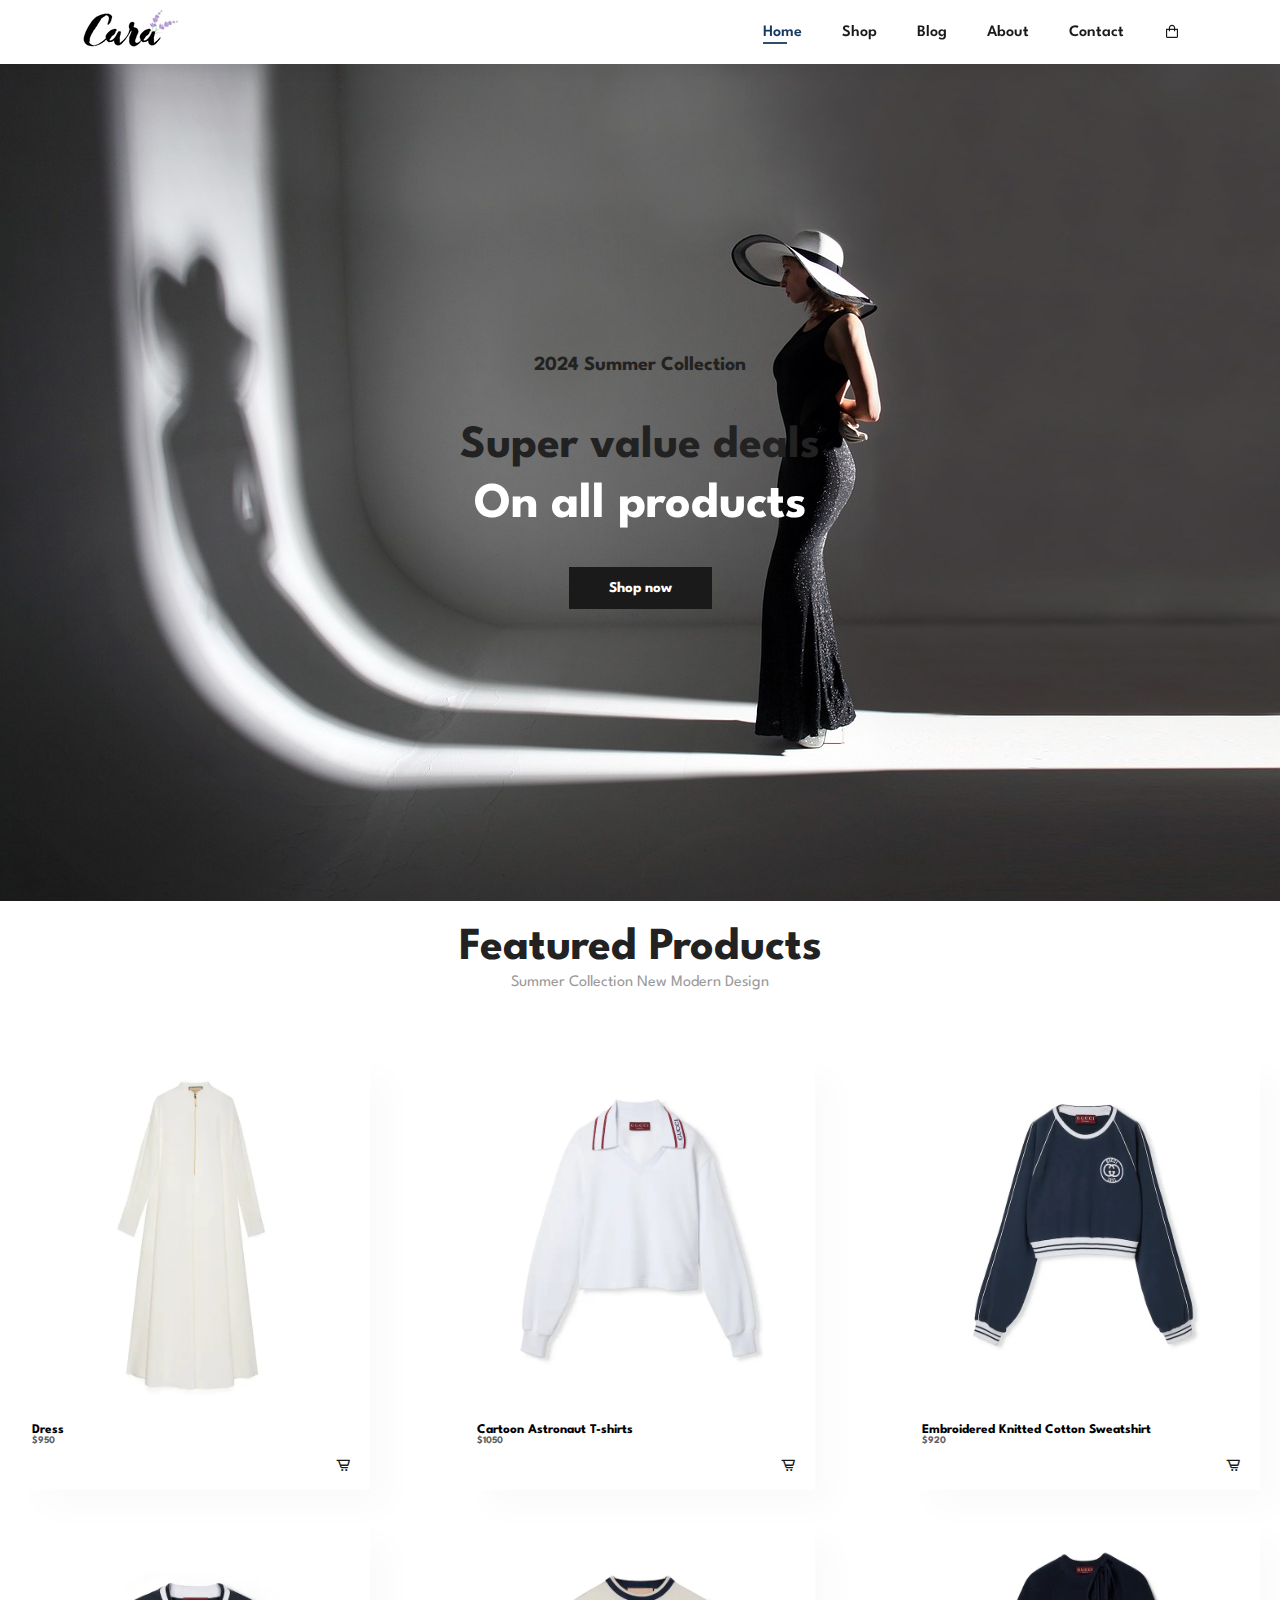
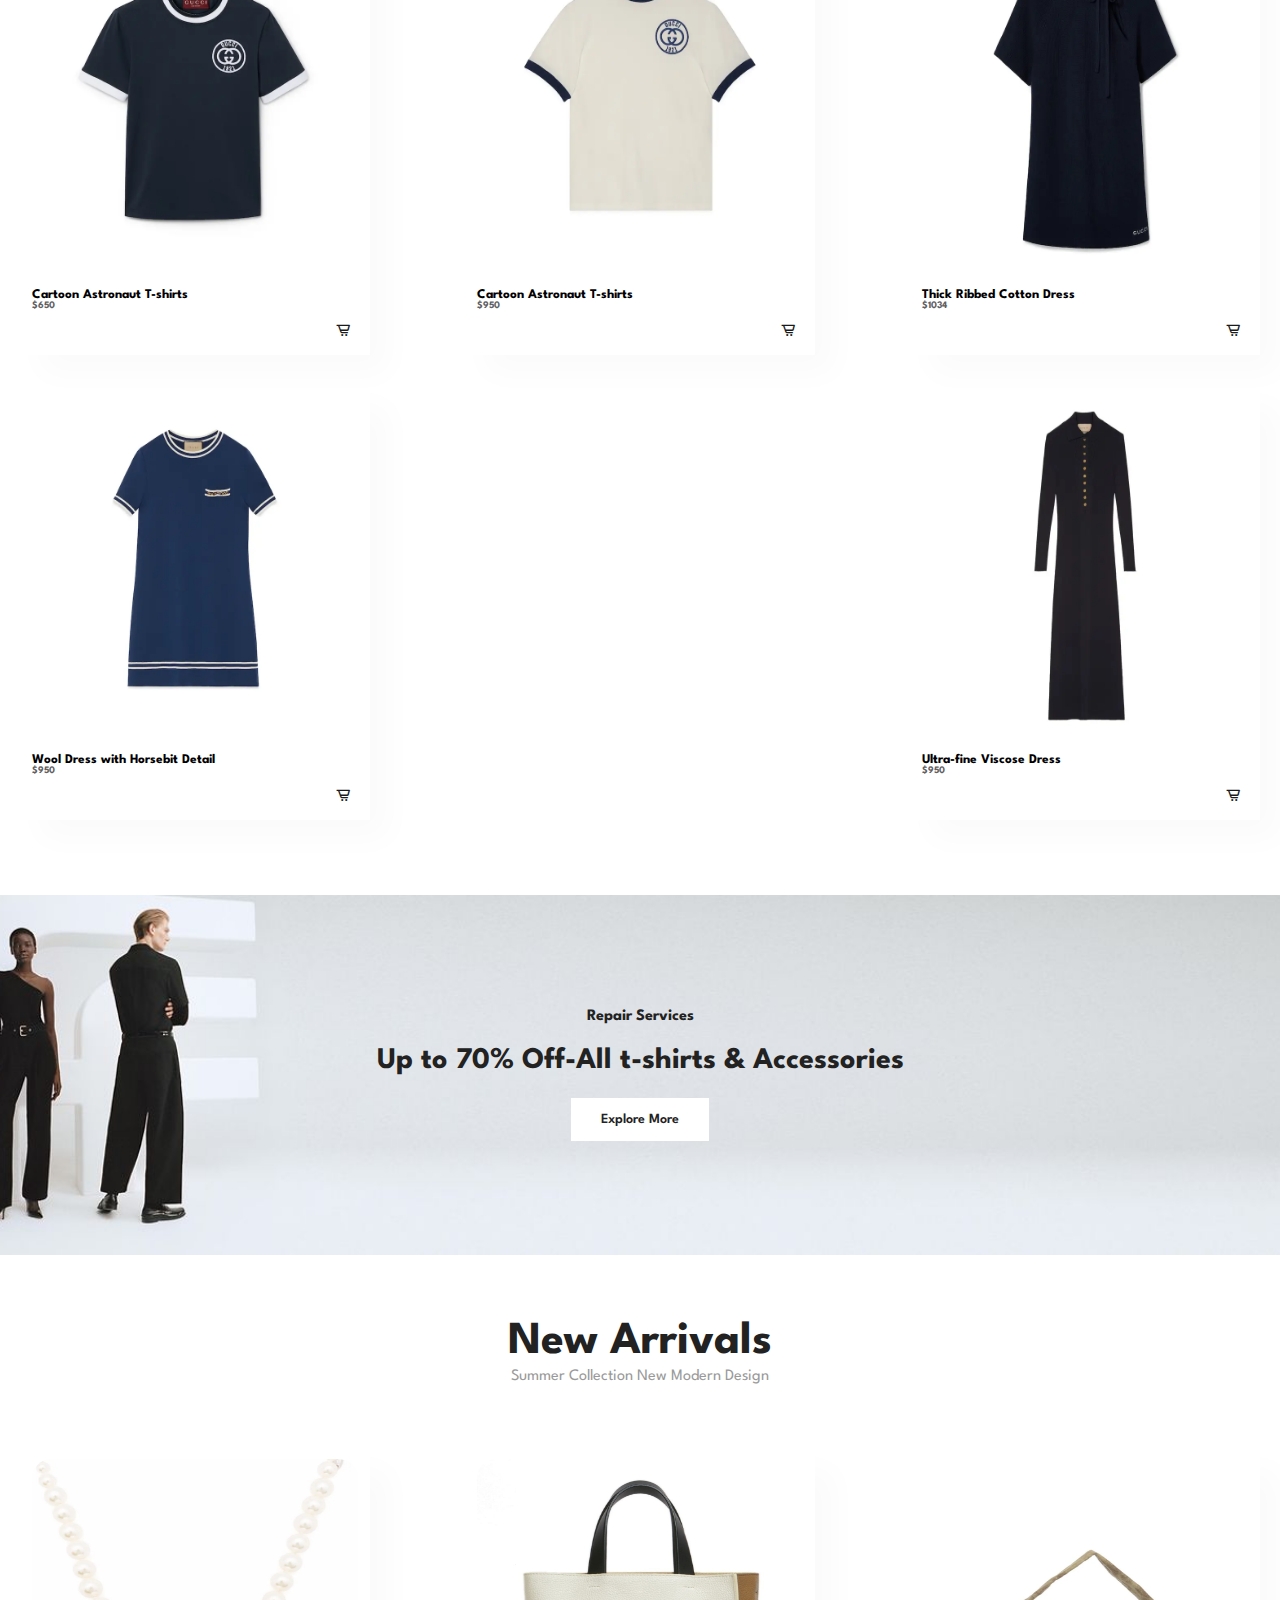
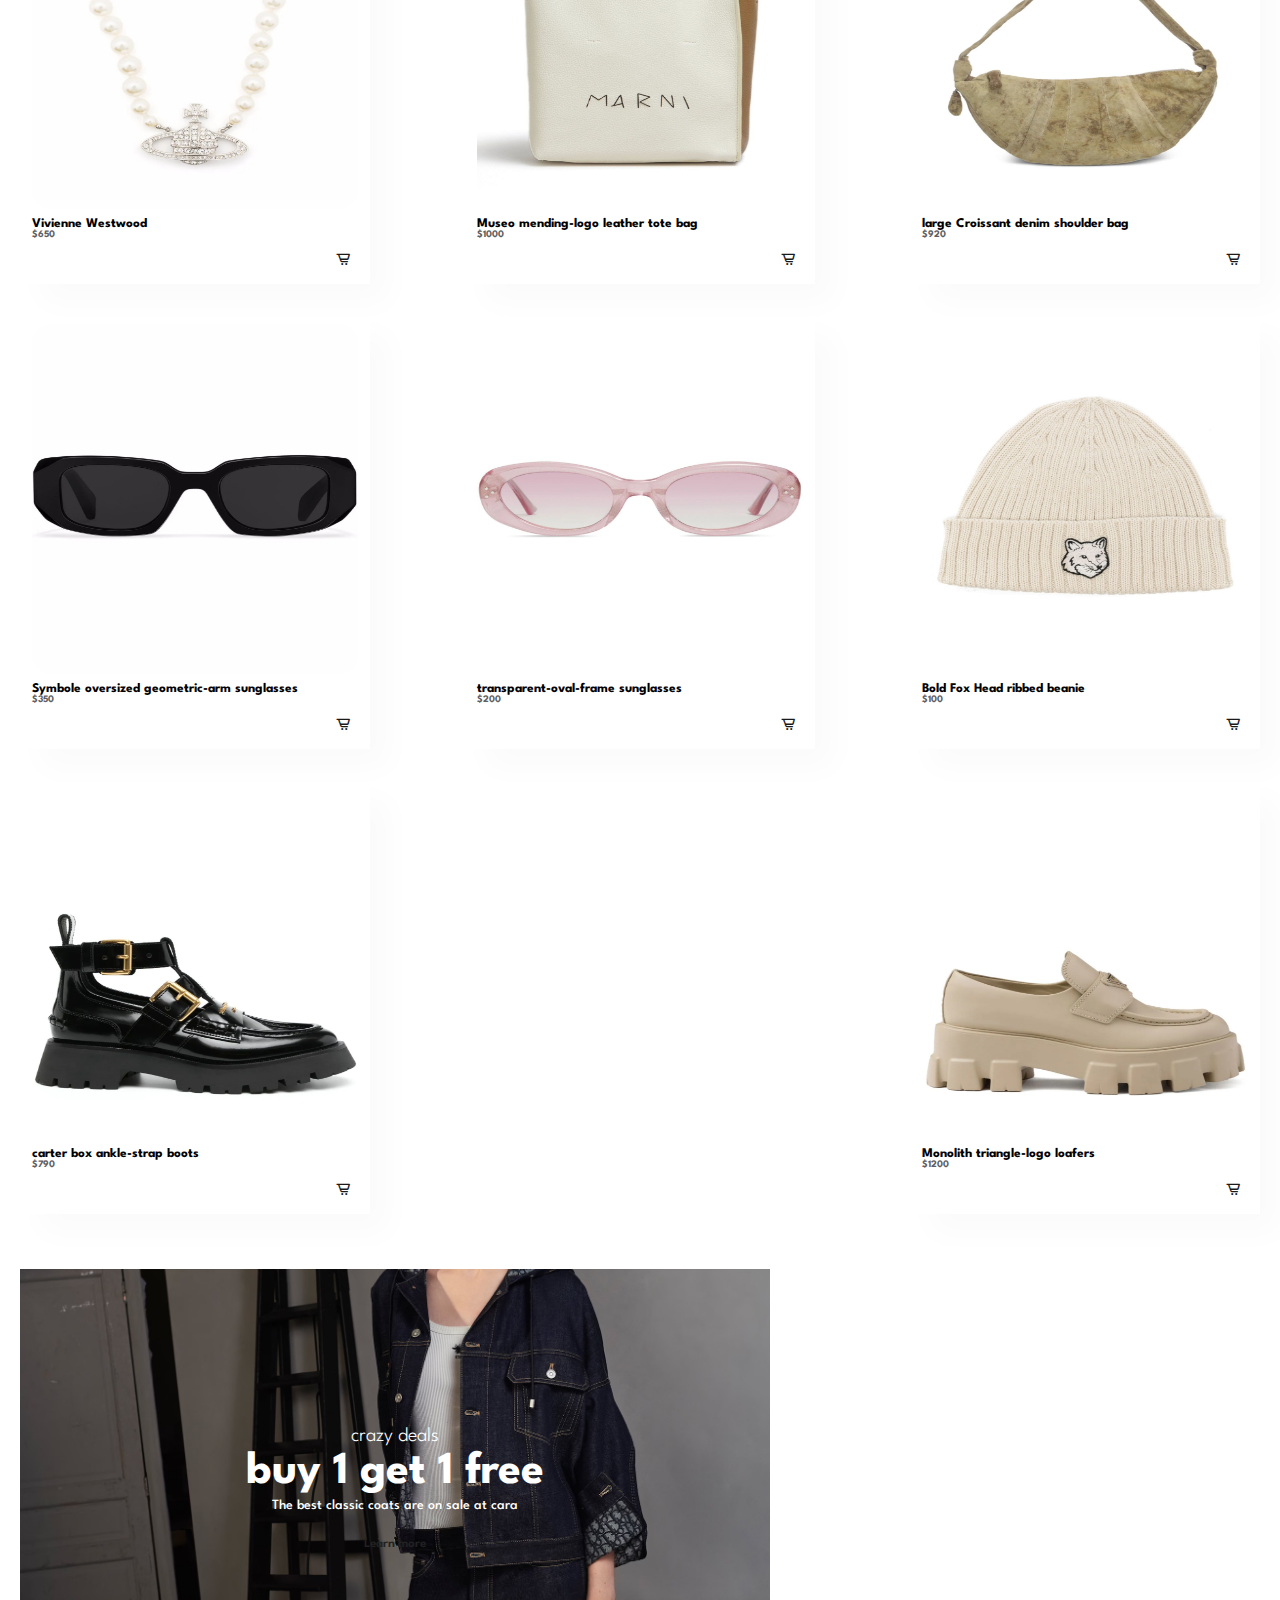
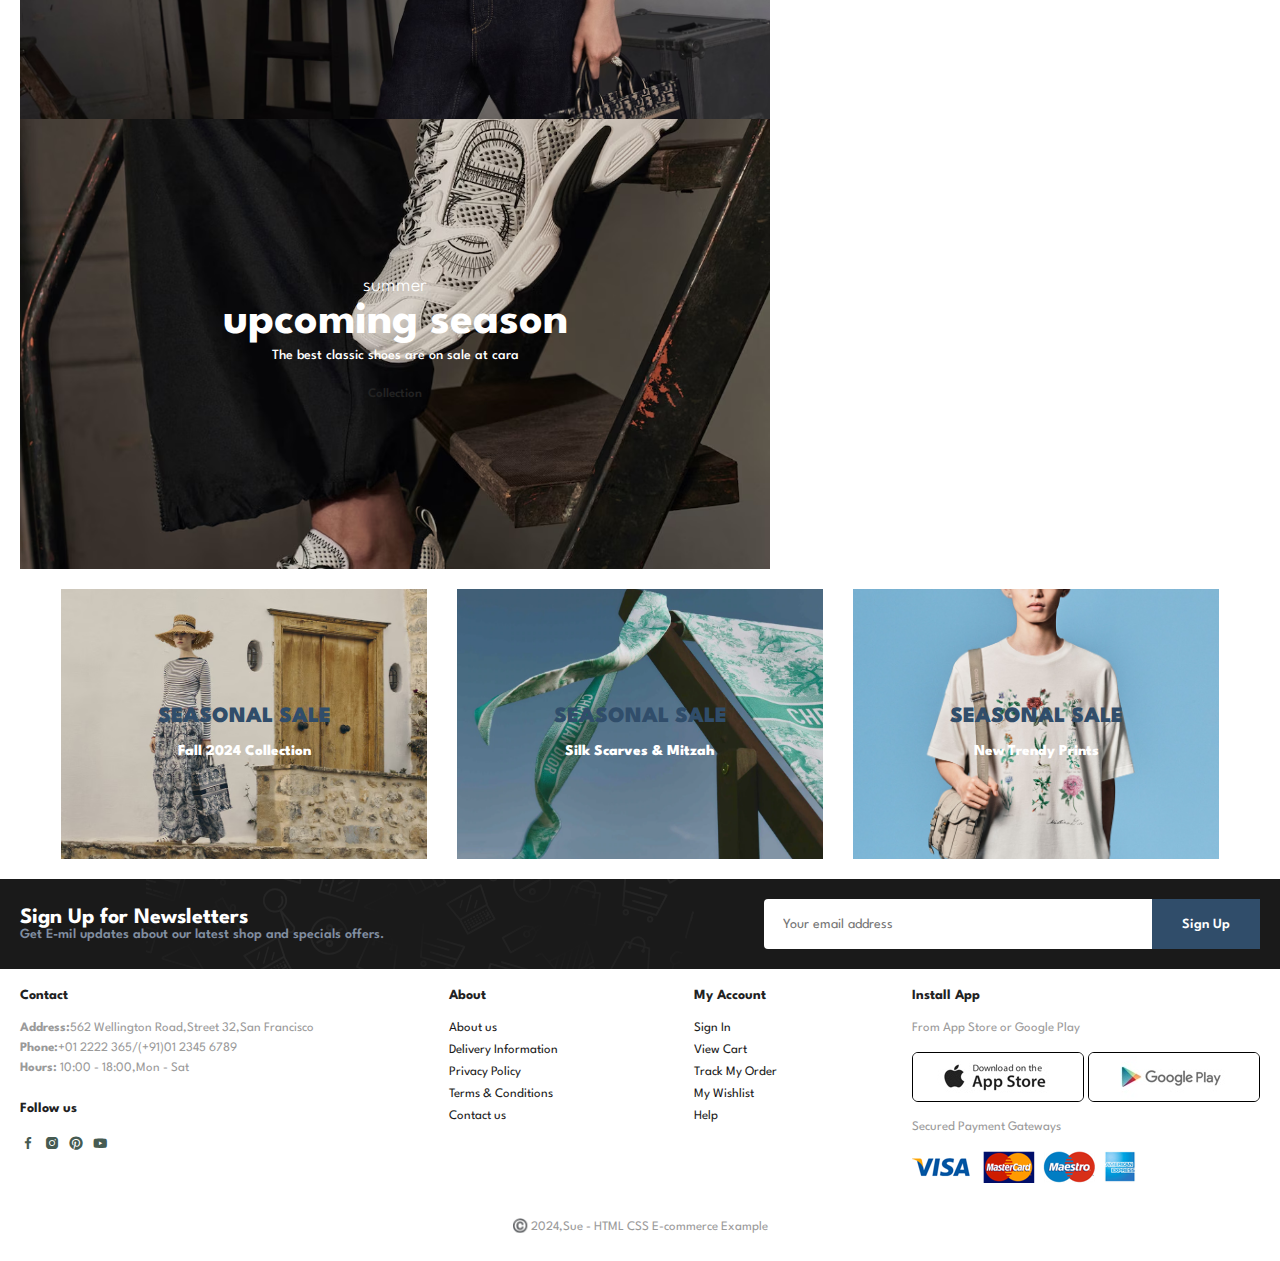
<file: index.html>
<!DOCTYPE html>
<html lang="en">
<head>
  <meta charset="UTF-8">
  <meta name="viewport" content="width=device-width, initial-scale=1.0">
  <title> E-commerce Tutorial</title>
  <link rel="stylesheet" href="index.css"/>
  <link href='https://unpkg.com/boxicons@2.1.4/css/boxicons.min.css' rel='stylesheet'>
</head>
<body>
  <section id="header">
    <a href="#"><img src="./img/logo.png" class="logo" alt="logo"></a>
    <div>
      <ul id="navbar">
        <li><a class="active" href="index.html">Home</a></li>
        <li><a href="shop.html">Shop</a></li>
        <li><a href="blog.html">Blog</a></li>
        <li><a href="about.html">About</a></li>
        <li><a href="contact.html">Contact</a></li>
        <li id="lg-bag"><a href="cart.html"><i class='bx bx-shopping-bag'></i></a></li>
        <a href="#" id="close"><i class='bx bx-x'></i></a>
      </ul>
    </div>  
    <div id="mobile">
      <a href="cart.html"><i class='bx bx-shopping-bag'></i></a>
      <i id="bar" class='bx bx-list-ul' ></i>
    </div>
  </section>
  <section id="hero">
    <div class="sales">
    <h4>2024 Summer Collection</h4>
    <h2>Super value deals</h2>
    <h1>On all products</h1>
    <button><a href="shop.html">Shop now</a></button>
  </div>
 
  </section>

  <section id="product1" class="section-p1">
    <h2>Featured Products</h2>
    <p>Summer Collection New Modern Design</p>
    <div class="pro-container">
      <div class="pro">
        <img src="./img/products/f1.webp" alt="">
        <div class="des">
          <h5>Dress</h5>
          <h4>$950</h4>
        </div>
        <a href="#"><i class='bx bx-cart-alt cart'></i></a>
      </div>
      <div class="pro">
        <img src="./img/products/f2.webp" alt="">
        <div class="des">
          <h5>Cartoon Astronaut T-shirts</h5>
          <h4>$1050</h4>
        </div>
        <a href="#"><i class='bx bx-cart-alt cart'></i></a>
      </div>
      <div class="pro">
        <img src="./img/products/f3.webp" alt="">
        <div class="des">
          <h5>Embroidered Knitted Cotton Sweatshirt</h5>
          <h4>$920</h4>
        </div>
        <a href="#"><i class='bx bx-cart-alt cart'></i></a>
      </div>
      <div class="pro">
        <img src="./img/products/f4.webp" alt="">
        <div class="des">
          <h5>Cartoon Astronaut T-shirts</h5>
          <h4>$650</h4>
        </div>
        <a href="#"><i class='bx bx-cart-alt cart'></i></a>
      </div>
      <div class="pro">
        <img src="./img/products/f5.webp" alt="">
        <div class="des">
          <h5>Cartoon Astronaut T-shirts</h5>
          <h4>$950</h4>
        </div>
        <a href="#"><i class='bx bx-cart-alt cart'></i></a>
      </div>
      <div class="pro">
        <img src="./img/products/f6.webp" alt="">
        <div class="des">
          <h5>Thick Ribbed Cotton Dress</h5>
          <h4>$1034</h4>
        </div>
        <a href="#"><i class='bx bx-cart-alt cart'></i></a>
      </div>
      <div class="pro">
        <img src="./img/products/f7.webp" alt="">
        <div class="des">
          <h5>Wool Dress with Horsebit Detail</h5>
          <h4>$950</h4>
        </div>
        <a href="#"><i class='bx bx-cart-alt cart'></i></a>
      </div>
      <div class="pro">
        <img src="./img/products/f8.webp" alt="">
        <div class="des">
          <h5>Ultra-fine Viscose Dress</h5>
          <h4>$950</h4>
        </div>
        <a href="#"><i class='bx bx-cart-alt cart'></i></a>
      </div>
    </div>
  </section>

  <section id="banner" class="section-m1">
    <h4>Repair Services</h4>
    <h2>Up to 70% Off-All t-shirts & Accessories</h2>
    <button class="normal">Explore More</button>
  </section>

  <section id="product1" class="section-p1">
    <h2>New Arrivals</h2>
    <p>Summer Collection New Modern Design</p>
    <div class="pro-container">
      <div class="pro">
        <img src="./img/products/product1.webp" alt="">
        <div class="des">
          <h5>Vivienne Westwood</h5>
          <h4>$650</h4>
        </div>
        <a href="#"><i class='bx bx-cart-alt cart'></i></a>
      </div>
      <div class="pro">
        <img src="./img/products/product2.jpeg" alt="">
        <div class="des">
          <h5>Museo mending-logo leather tote bag</h5>
          <h4>$1000</h4>
        </div>
        <a href="#"><i class='bx bx-cart-alt cart'></i></a>
      </div>
      <div class="pro">
        <img src="./img/products/product3.webp" alt="">
        <div class="des">
          <h5>large Croissant denim shoulder bag</h5>
          <h4>$920</h4>
        </div>
        <a href="#"><i class='bx bx-cart-alt cart'></i></a>
      </div>
      <div class="pro">
        <img src="./img/products/product4.webp" alt="">
        <div class="des">
          <h5>Symbole oversized geometric-arm sunglasses</h5>
          <h4>$350</h4>
        </div>
        <a href="#"><i class='bx bx-cart-alt cart'></i></a>
      </div>
      <div class="pro">
        <img src="./img/products/product5.webp" alt="">
        <div class="des">
          <h5>transparent-oval-frame sunglasses</h5>
          <h4>$200</h4>
        </div>
        <a href="#"><i class='bx bx-cart-alt cart'></i></a>
      </div>
      <div class="pro">
        <img src="./img/products/product6.jpeg" alt="">
        <div class="des">
          <h5>Bold Fox Head ribbed beanie</h5>
          <h4>$100</h4>
        </div>
        <a href="#"><i class='bx bx-cart-alt cart'></i></a>
      </div>
      <div class="pro">
        <img src="./img/products/product7.webp" alt="">
        <div class="des">
          <h5>carter box ankle-strap boots</h5>
          <h4>$790</h4>
        </div>
        <a href="#"><i class='bx bx-cart-alt cart'></i></a>
      </div>
      <div class="pro">
        <img src="./img/products/product8.webp" alt="">
        <div class="des">
          <h5>Monolith triangle-logo loafers</h5>
          <h4>$1200</h4>
        </div>
        <a href="#"><i class='bx bx-cart-alt cart'></i></a>
      </div>
    </div>
  </section>

  <section id="sm-banner" class="section-p1">
    <div class="banner-box">
      <h4>crazy deals</h4>
      <h2>buy 1 get 1 free</h2>
      <span>The best classic coats are on sale at cara</span>
      <button class="black">Learn more</button>
    </div>
    <div class="banner-box banner-box2">
      <h4>summer</h4>
      <h2>upcoming season</h2>
      <span>The best classic shoes are on sale at cara</span>
      <button class="black">Collection</button>
    </div>
  </section>

  <section id="banner3">
    <div class="banner-box">
      <h2>SEASONAL SALE</h2>
      <h3>Fall 2024 Collection</h3>
    </div>
    <div class="banner-box banner-box2">
      <h2>SEASONAL SALE</h2>
      <h3>Silk Scarves & Mitzah</h3>
    </div>
    <div class="banner-box banner-box3">
      <h2>SEASONAL SALE</h2>
      <h3>New Trendy Prints</h3>
    </div>
  </section>

  <section id="newsletter" class="section-p1 ">
    <div class="newstext">
      <h4>Sign Up for Newsletters</h4>
      <p>Get E-mil updates about our latest shop and specials offers.</p>
    </div>
    <div class="form">
      <input type="text" placeholder="Your email address">
      <button class="normal">Sign Up</button>
    </div>
  </section>

  <footer class="section-p1">
    <div class="col">
      <h4>Contact</h4>
      <p><strong>Address:</strong>562 Wellington Road,Street 32,San Francisco</p>
      <p><strong>Phone:</strong>+01 2222 365/(+91)01 2345 6789</p>
      <p><strong>Hours:</strong> 10:00 - 18:00,Mon - Sat</p>
      <div class="follow">
        <h4>Follow us</h4>
        <div class="icon">
          <i class='bx bxl-facebook'></i>
          <i class='bx bxl-instagram-alt' ></i>
          <i class='bx bxl-pinterest' ></i>
          <i class='bx bxl-youtube' ></i>
      </div>
    </div>
    </div>
    <div class="col">
      <h4>About</h4>
      <a href="">About us</a>
      <a href="">Delivery Information</a>
      <a href="">Privacy Policy</a>
      <a href="">Terms & Conditions</a>
      <a href="">Contact us</a>
    </div>
    <div class="col">
      <h4>My Account</h4>
      <a href="">Sign In</a>
      <a href="">View Cart</a>
      <a href="">Track My Order</a>
      <a href="">My Wishlist</a>
      <a href="">Help</a>
    </div>
    <div class="col install">
      <h4>Install App</h4>
      <p>From App Store or Google Play</p>
      <div class="row">
         <img src="img/pay/app.jpg" alt="">
         <img src="img/pay/play.jpg" alt="">
      </div>
      <p>Secured Payment Gateways</p>
      <img src="img/pay/pay.png" alt="">
    </div>
    <div class="copyright">
      <p> ©️ 2024,Sue - HTML CSS E-commerce Example</p>
    </div>
  </footer>
  <script src="app.js"></script>
</body>
</html>
</file>
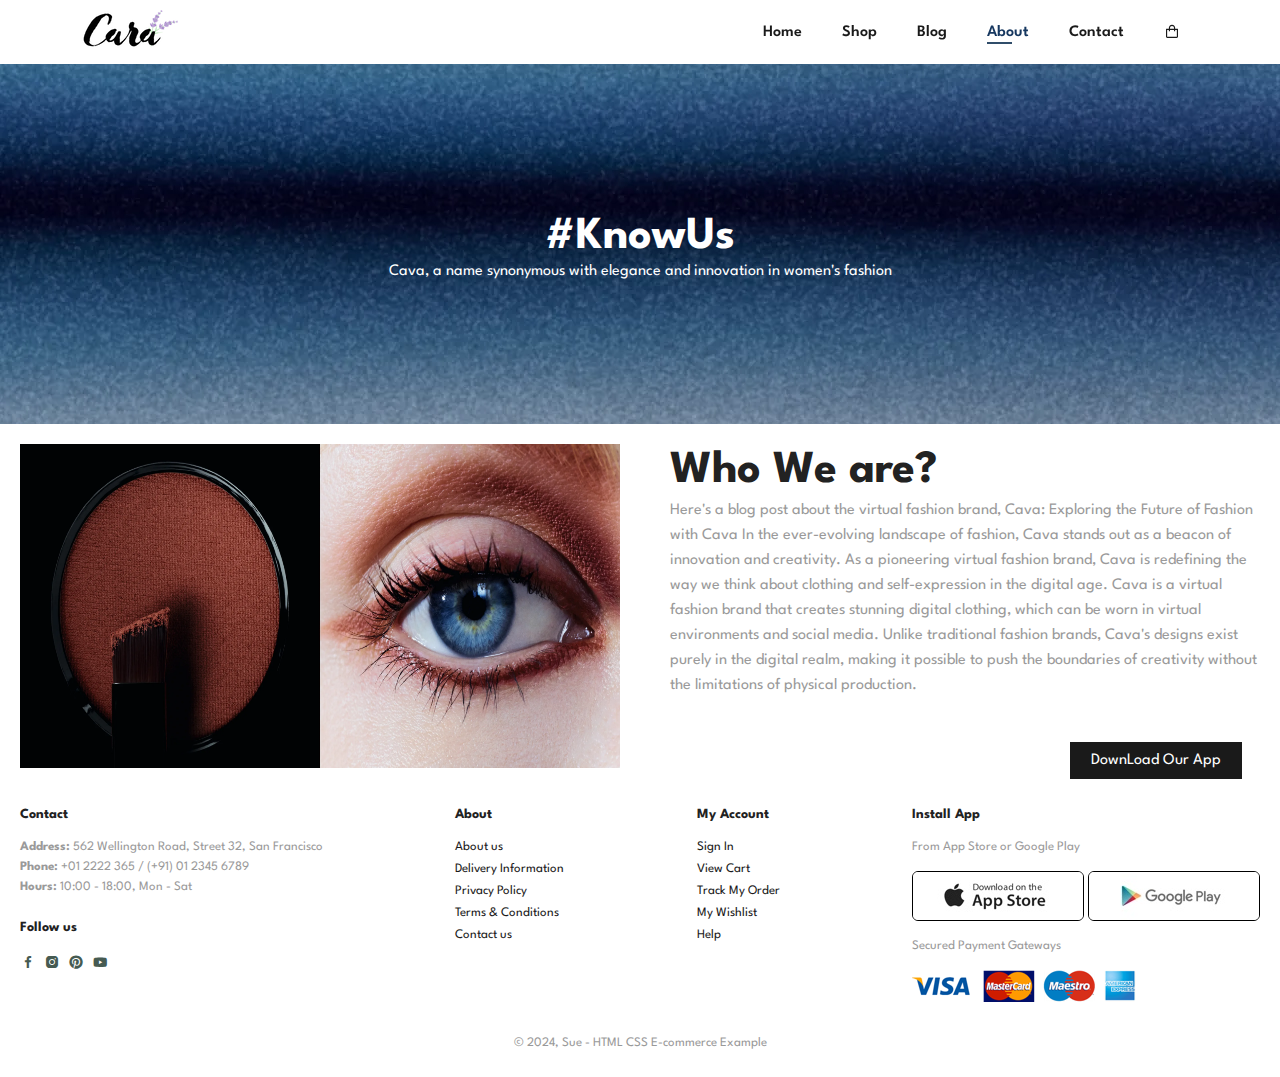
<file: about.html>
<!DOCTYPE html>
<html lang="en">
<head>
  <meta charset="UTF-8">
  <meta name="viewport" content="width=device-width, initial-scale=1.0">
  <title>About</title>
  <link rel="stylesheet" href="index.css"/>
  <link href='https://unpkg.com/boxicons@2.1.4/css/boxicons.min.css' rel='stylesheet'>
</head>
<body>
  <div id="content">
    <section id="header">
      <a href="#"><img src="./img/logo.png" class="logo" alt="logo"></a>
      <div>
        <ul id="navbar">
          <li><a href="index.html">Home</a></li>
          <li><a href="shop.html">Shop</a></li>
          <li><a href="blog.html">Blog</a></li>
          <li><a class="active" href="about.html">About</a></li>
          <li><a href="contact.html">Contact</a></li>
          <li id="lg-bag"><a href="cart.html"><i class='bx bx-shopping-bag'></i></a></li>
          <a href="#" id="close"><i class='bx bx-x'></i></a>
        </ul>
      </div>  
      <div id="mobile">
        <a href="cart.html"><i class='bx bx-shopping-bag'></i></a>
        <i id="bar" class='bx bx-list-ul'></i>
      </div>
    </section>
    <section id="page-header" class="aboutHeader">
      <div class="sales">
        <h2>#KnowUs</h2>
        <p>Cava, a name synonymous with elegance and innovation in women's fashion</p>
      </div>
    </section>
    <section id="about-head" class="section-p1">
      <img src="./img/banner/banner21.webp" alt="">
      <div class="content-about">
        <h2>Who We are?</h2>
        <p>
          Here's a blog post about the virtual fashion brand, Cava:
          
          Exploring the Future of Fashion with Cava
          In the ever-evolving landscape of fashion, Cava stands out as a beacon of innovation and creativity. As a pioneering virtual fashion brand, Cava is redefining the way we think about clothing and self-expression in the digital age. Cava is a virtual fashion brand that creates stunning digital clothing, which can be worn in virtual environments and social media. Unlike traditional fashion brands, Cava's designs exist purely in the digital realm, making it possible to push the boundaries of creativity without the limitations of physical production.
        </p>
        <br>
        <a id="about-button" onclick="toggle()">DownLoad Our App</a>
      </div>
    </section>
  </div>
  <section class="about-download">
    <div class="content">
      <img class="qr" src="./img/pay/appload.jpeg">
      <div class="download-tool">
        <img class="apple" src="./img/pay/app.jpg">
        <img class="google" src="./img/pay/play.jpg">
      </div>
    </div>
    <div class="close">
      <p><i class='bx bx-scan'></i> Scan the QR code with your phone camera</p>
      <a href="#" onclick="toggle()">Close</a>
    </div>
  </section>
  <footer class="section-p1">
    <div class="col">
      <h4>Contact</h4>
      <p><strong>Address:</strong> 562 Wellington Road, Street 32, San Francisco</p>
      <p><strong>Phone:</strong> +01 2222 365 / (+91) 01 2345 6789</p>
      <p><strong>Hours:</strong> 10:00 - 18:00, Mon - Sat</p>
      <div class="follow">
        <h4>Follow us</h4>
        <div class="icon">
          <i class='bx bxl-facebook'></i>
          <i class='bx bxl-instagram-alt'></i>
          <i class='bx bxl-pinterest'></i>
          <i class='bx bxl-youtube'></i>
        </div>
      </div>
    </div>
    <div class="col">
      <h4>About</h4>
      <a href="">About us</a>
      <a href="">Delivery Information</a>
      <a href="">Privacy Policy</a>
      <a href="">Terms & Conditions</a>
      <a href="">Contact us</a>
    </div>
    <div class="col">
      <h4>My Account</h4>
      <a href="">Sign In</a>
      <a href="">View Cart</a>
      <a href="">Track My Order</a>
      <a href="">My Wishlist</a>
      <a href="">Help</a>
    </div>
    <div class="col install">
      <h4>Install App</h4>
      <p>From App Store or Google Play</p>
      <div class="row">
        <img src="img/pay/app.jpg" alt="">
        <img src="img/pay/play.jpg" alt="">
      </div>
      <p>Secured Payment Gateways</p>
      <img src="img/pay/pay.png" alt="">
    </div>
    <div class="copyright">
      <p>© 2024, Sue - HTML CSS E-commerce Example</p>
    </div>
  </footer>
  <script>
    function toggle(){
      document.getElementById('content').classList.toggle('active');
      document.querySelector('.about-download').classList.toggle('visible');
    }
  </script>
</body>
</html>
</file>
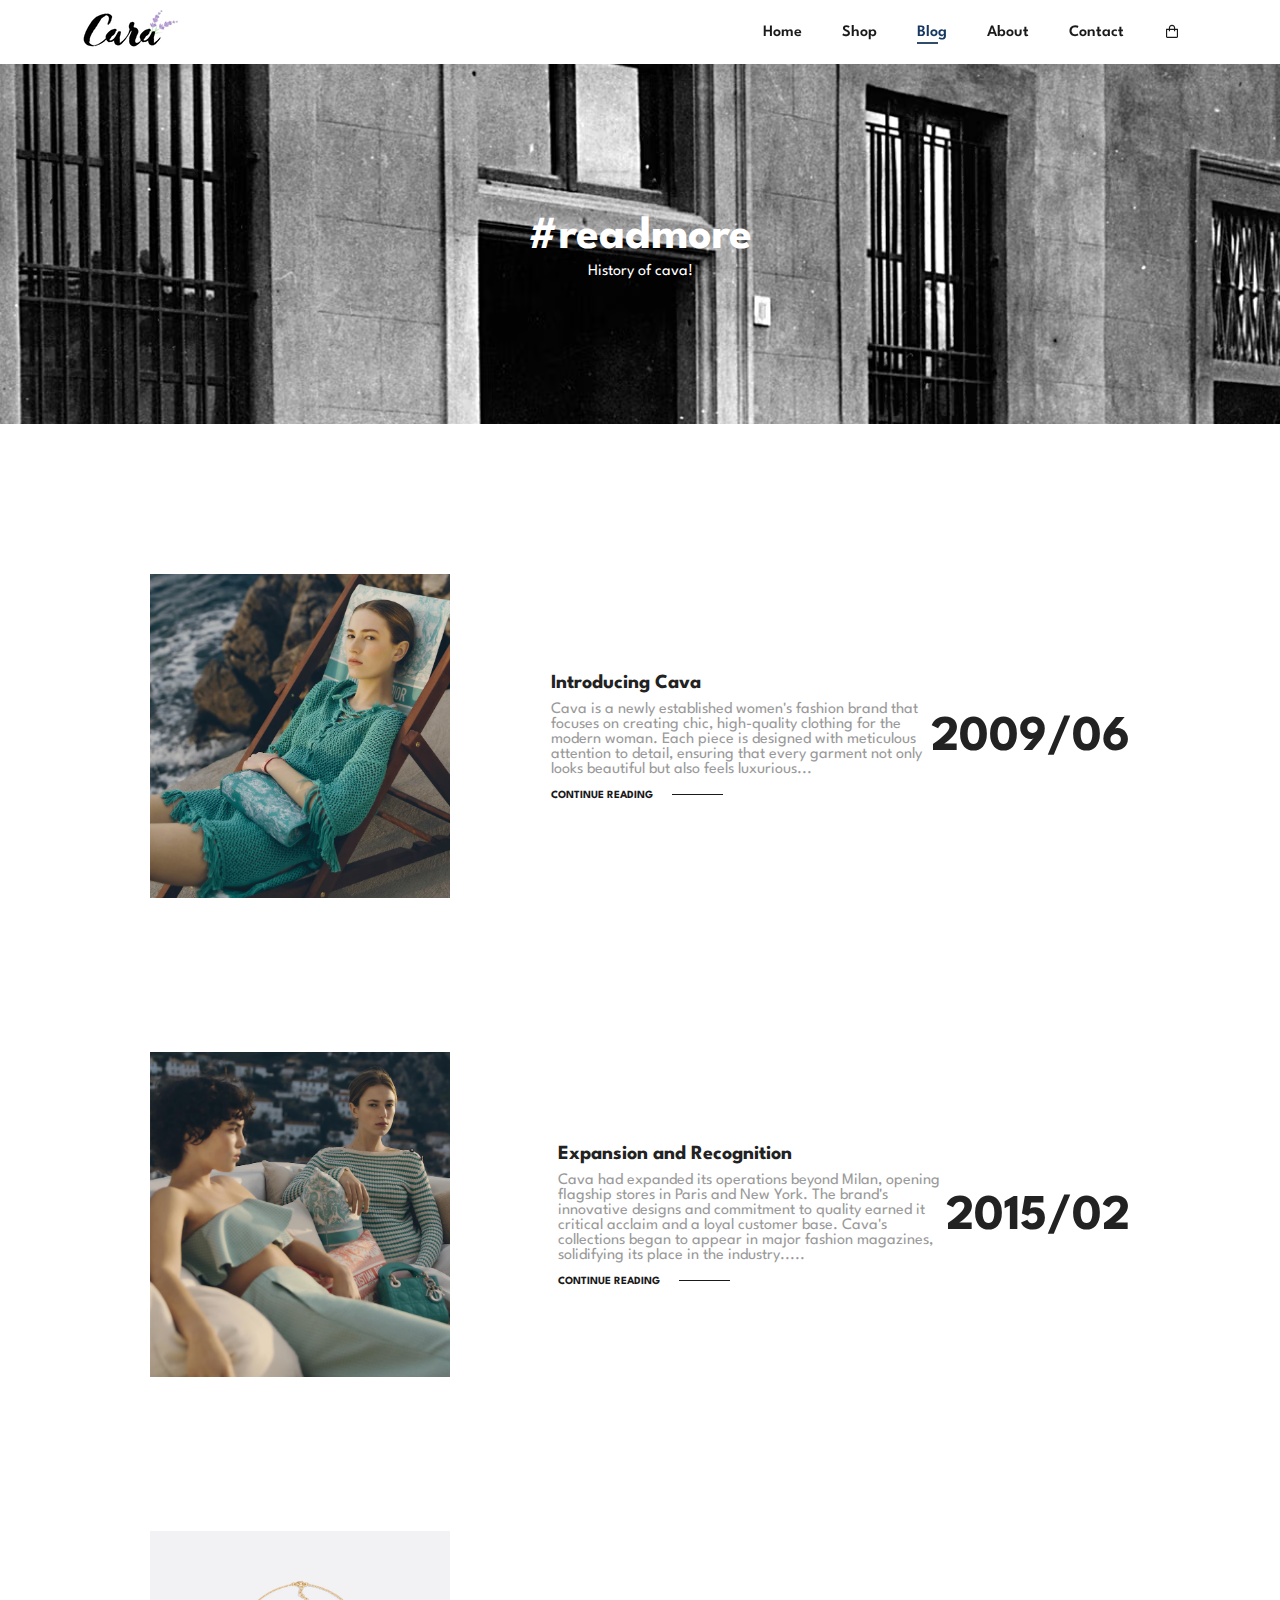
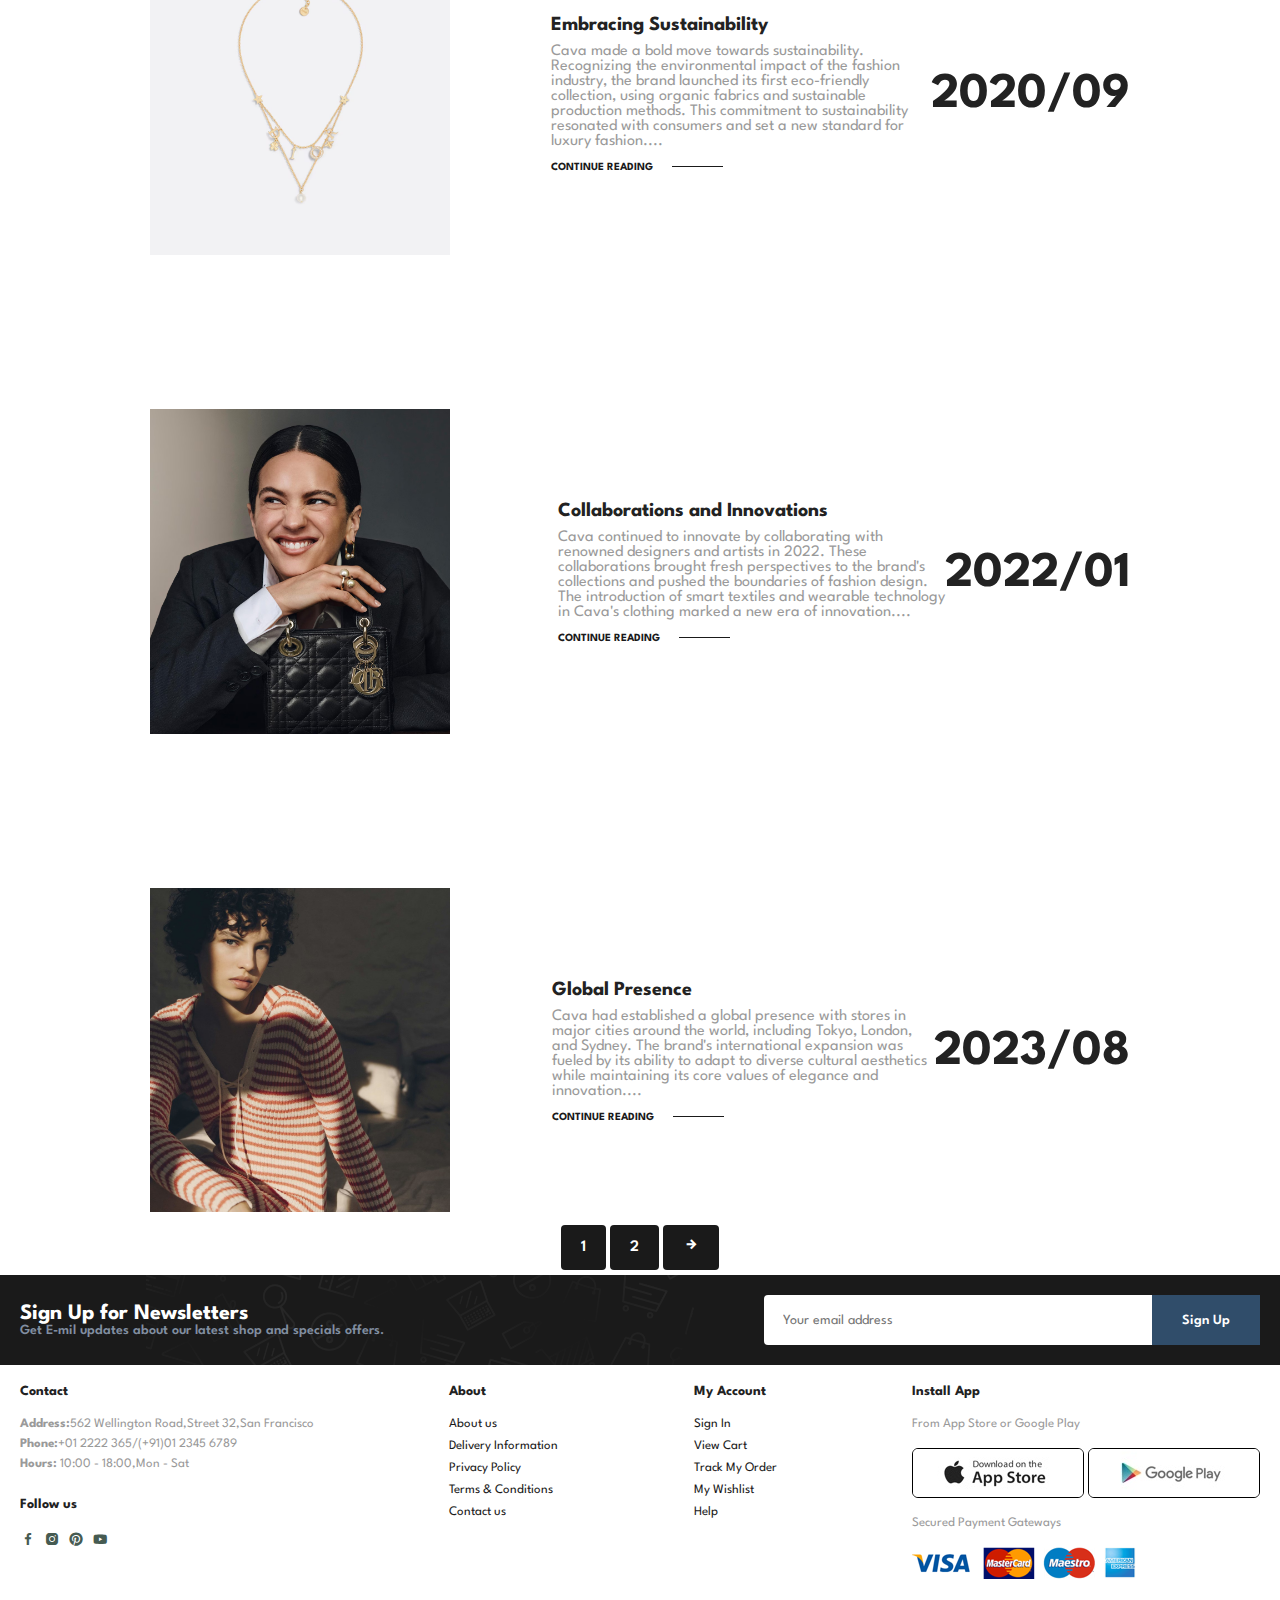
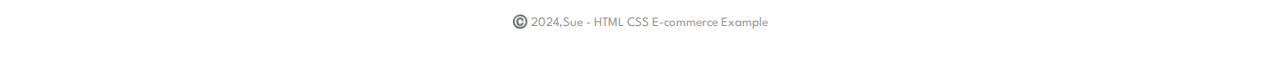
<file: blog.html>
<!DOCTYPE html>
<html lang="en">
<head>
  <meta charset="UTF-8">
  <meta name="viewport" content="width=device-width, initial-scale=1.0">
  <title>Blog</title>
  <link rel="stylesheet" href="index.css"/>
  <link href='https://unpkg.com/boxicons@2.1.4/css/boxicons.min.css' rel='stylesheet'>
</head>
<body>
  <section id="header">
    <a href="#"><img src="./img/logo.png" class="logo" alt="logo"></a>
    <div>
      <ul id="navbar">
        <li><a href="index.html">Home</a></li>
        <li><a href="shop.html">Shop</a></li>
        <li><a class="active" href="blog.html">Blog</a></li>
        <li><a href="about.html">About</a></li>
        <li><a href="contact.html">Contact</a></li>
        <li id="lg-bag"><a href="cart.html"><i class='bx bx-shopping-bag'></i></a></li>
        <a href="#" id="close"><i class='bx bx-x'></i></a>
      </ul>
    </div>  
    <div id="mobile">
      <a href="cart.html"><i class='bx bx-shopping-bag'></i></a>
      <i id="bar" class='bx bx-list-ul' ></i>
    </div>
  </section>
  <section id="page-header" class="blogHeader">
    <div class="sales">
    <h2>#readmore</h2>
    <p>History of cava!</p>
  </div>
  </section>
  <section id=blog>
    <div class="blog-box">
      <div class="blog-img">
        <img src="img/banner/banner14.avif" alt="">
      </div>
      <div class=blog-details>
        <h4>Introducing Cava</h4>
        <p>Cava is a newly established women's fashion brand that focuses on creating chic, high-quality clothing for the modern woman. Each piece is designed with meticulous attention to detail, ensuring that every garment not only looks beautiful but also feels luxurious...</p>
        <a href="#">CONTINUE READING</a>
      </div>
      <h1>2009/06</h1>
    </div>
  </section>
  <section id=blog>
    <div class="blog-box">
      <div class="blog-img">
        <img src="img/banner/banner15.avif" alt="">
      </div>
      <div class=blog-details>
        <h4>Expansion and Recognition</h4>
        <p>Cava had expanded its operations beyond Milan, opening flagship stores in Paris and New York. The brand's innovative designs and commitment to quality earned it critical acclaim and a loyal customer base. Cava's collections began to appear in major fashion magazines, solidifying its place in the industry.....</p>
        <a href="#">CONTINUE READING</a>
      </div>
      <h1>2015/02</h1>
    </div>
  </section>
  <section id=blog>
    <div class="blog-box">
      <div class="blog-img">
        <img src="img/banner/banner16.avif" alt="">
      </div>
      <div class=blog-details>
        <h4> Embracing Sustainability</h4>
        <p>Cava made a bold move towards sustainability. Recognizing the environmental impact of the fashion industry, the brand launched its first eco-friendly collection, using organic fabrics and sustainable production methods. This commitment to sustainability resonated with consumers and set a new standard for luxury fashion....</p>
        <a href="#">CONTINUE READING</a>
      </div>
      <h1>2020/09</h1>
    </div>
  </section>
  <section id=blog>
    <div class="blog-box">
      <div class="blog-img">
        <img src="img/banner/banner17.avif" alt="">
      </div>
      <div class=blog-details>
        <h4>Collaborations and Innovations</h4>
        <p>Cava continued to innovate by collaborating with renowned designers and artists in 2022. These collaborations brought fresh perspectives to the brand's collections and pushed the boundaries of fashion design. The introduction of smart textiles and wearable technology in Cava's clothing marked a new era of innovation....</p>
        <a href="#">CONTINUE READING</a>
      </div>
      <h1>2022/01</h1>
    </div>
  </section>
  <section id=blog>
    <div class="blog-box">
      <div class="blog-img">
        <img src="img/banner/banner19.avif" alt="">
      </div>
      <div class=blog-details>
        <h4> Global Presence</h4>
        <p> Cava had established a global presence with stores in major cities around the world, including Tokyo, London, and Sydney. The brand's international expansion was fueled by its ability to adapt to diverse cultural aesthetics while maintaining its core values of elegance and innovation....</p>
        <a href="#">CONTINUE READING</a>
      </div>
      <h1>2023/08</h1>
    </div>
  </section>
  <section id="pagination" class="section-p1">
    <a href="#">1</a>
    <a href="#">2</a>
    <a href="#"><i class='bx bx-right-arrow-alt' ></i></a>
  </section>
  <section id="newsletter" class="section-p1 ">
    <div class="newstext">
      <h4>Sign Up for Newsletters</h4>
      <p>Get E-mil updates about our latest shop and specials offers.</p>
    </div>
    <div class="form">
      <input type="text" placeholder="Your email address">
      <button class="normal">Sign Up</button>
    </div>
  </section>
  <footer class="section-p1">
    <div class="col">
      <h4>Contact</h4>
      <p><strong>Address:</strong>562 Wellington Road,Street 32,San Francisco</p>
      <p><strong>Phone:</strong>+01 2222 365/(+91)01 2345 6789</p>
      <p><strong>Hours:</strong> 10:00 - 18:00,Mon - Sat</p>
      <div class="follow">
        <h4>Follow us</h4>
        <div class="icon">
          <i class='bx bxl-facebook'></i>
          <i class='bx bxl-instagram-alt' ></i>
          <i class='bx bxl-pinterest' ></i>
          <i class='bx bxl-youtube' ></i>
      </div>
    </div>
    </div>
    <div class="col">
      <h4>About</h4>
      <a href="">About us</a>
      <a href="">Delivery Information</a>
      <a href="">Privacy Policy</a>
      <a href="">Terms & Conditions</a>
      <a href="">Contact us</a>
    </div>
    <div class="col">
      <h4>My Account</h4>
      <a href="">Sign In</a>
      <a href="">View Cart</a>
      <a href="">Track My Order</a>
      <a href="">My Wishlist</a>
      <a href="">Help</a>
    </div>
    <div class="col install">
      <h4>Install App</h4>
      <p>From App Store or Google Play</p>
      <div class="row">
         <img src="img/pay/app.jpg" alt="">
         <img src="img/pay/play.jpg" alt="">
      </div>
      <p>Secured Payment Gateways</p>
      <img src="img/pay/pay.png" alt="">
    </div>
    <div class="copyright">
      <p> ©️ 2024,Sue - HTML CSS E-commerce Example</p>
    </div>
  </footer>
  <script src="app.js"></script>
</body>
</html>
</file>
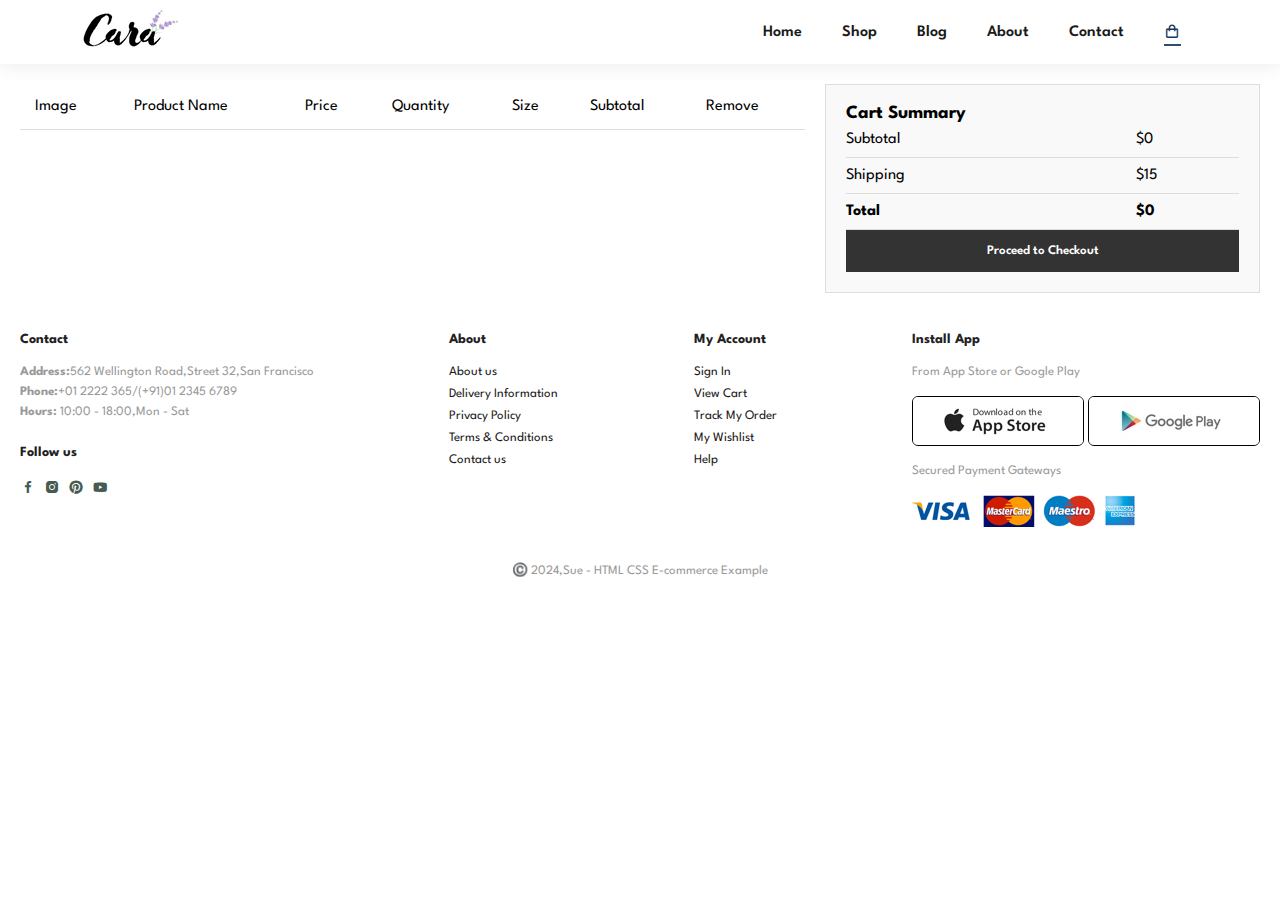
<file: cart.html>
<!DOCTYPE html>
<html lang="en">
<head>
  <meta charset="UTF-8">
  <meta name="viewport" content="width=device-width, initial-scale=1.0">
  <title>Cart</title>
  <link rel="stylesheet" href="index.css"/>
  <link href='https://unpkg.com/boxicons@2.1.4/css/boxicons.min.css' rel='stylesheet'>
</head>
<body>
  <section id="header">
    <a href="index.html"><img src="./img/logo.png" class="logo" alt="logo"></a>
    <div>
      <ul id="navbar">
        <li><a href="index.html">Home</a></li>
        <li><a href="shop.html">Shop</a></li>
        <li><a href="blog.html">Blog</a></li>
        <li><a href="about.html">About</a></li>
        <li><a href="contact.html">Contact</a></li>
        <li id="lg-bag"><a class="active" href="cart.html"><i class='bx bx-shopping-bag'></i></a></li>
        <a href="#" id="close"><i class='bx bx-x'></i></a>
      </ul>
    </div>  
    <div id="mobile">
      <a href="cart.html"><i class='bx bx-shopping-bag'></i></a>
      <i id="bar" class='bx bx-list-ul' ></i>
    </div>
  </section>

  <section id="cart" class="section-p1">
    <table width="100%">
      <thead>
        <tr>
          <td>Image</td>
          <td>Product Name</td>
          <td>Price</td>
          <td>Quantity</td>
          <td>Size</td>
          <td>Subtotal</td>
          <td>Remove</td>
        </tr>
      </thead>
      <tbody id="cart-items">
        <!-- Cart items will be dynamically inserted here -->
      </tbody>
    </table>

    <div id="cart-summary">
      <h3>Cart Summary</h3>
      <table>
        <tr>
          <td>Subtotal</td>
          <td id="subtotal">$0</td>
        </tr>
        <tr>
          <td>Shipping</td>
          <td>$15</td>
        </tr>
        <tr>
          <td><strong>Total</strong></td>
          <td id="total"><strong>$0</strong></td>
        </tr>
      </table>
      <button class="black1">Proceed to Checkout</button>
    </div>
  </section>

  <footer class="section-p1">
    <div class="col">
      <h4>Contact</h4>
      <p><strong>Address:</strong>562 Wellington Road,Street 32,San Francisco</p>
      <p><strong>Phone:</strong>+01 2222 365/(+91)01 2345 6789</p>
      <p><strong>Hours:</strong> 10:00 - 18:00,Mon - Sat</p>
      <div class="follow">
        <h4>Follow us</h4>
        <div class="icon">
          <i class='bx bxl-facebook'></i>
          <i class='bx bxl-instagram-alt' ></i>
          <i class='bx bxl-pinterest' ></i>
          <i class='bx bxl-youtube' ></i>
      </div>
    </div>
    </div>
    <div class="col">
      <h4>About</h4>
      <a href="">About us</a>
      <a href="">Delivery Information</a>
      <a href="">Privacy Policy</a>
      <a href="">Terms & Conditions</a>
      <a href="">Contact us</a>
    </div>
    <div class="col">
      <h4>My Account</h4>
      <a href="">Sign In</a>
      <a href="">View Cart</a>
      <a href="">Track My Order</a>
      <a href="">My Wishlist</a>
      <a href="">Help</a>
    </div>
    <div class="col install">
      <h4>Install App</h4>
      <p>From App Store or Google Play</p>
      <div class="row">
         <img src="img/pay/app.jpg" alt="">
         <img src="img/pay/play.jpg" alt="">
      </div>
      <p>Secured Payment Gateways</p>
      <img src="img/pay/pay.png" alt="">
    </div>
    <div class="copyright">
      <p> ©️ 2024,Sue - HTML CSS E-commerce Example</p>
    </div>
  </footer>

  <script>
    document.addEventListener('DOMContentLoaded', function() {
      var cart = JSON.parse(localStorage.getItem('cart'));
      if (cart) {
        var cartItems = document.getElementById('cart-items');
        var subtotal = parseFloat(cart.price.replace('$', '')) * cart.quantity;
        cartItems.innerHTML = `
          <tr>
            <td><img src="${cart.image}" alt="${cart.name}" width="100"></td>
            <td>${cart.name}</td>
            <td>${cart.price}</td>
            <td>${cart.quantity}</td>
            <td>${cart.size}</td>
            <td>$${subtotal.toFixed(2)}</td>
            <td><button onclick="removeFromCart()">Remove</button></td>
          </tr>
        `;
        document.getElementById('subtotal').innerText = `$${subtotal.toFixed(2)}`;
        document.getElementById('total').innerText = `$${(subtotal + 15).toFixed(2)}`;
      }
    });

    function removeFromCart() {
      localStorage.removeItem('cart');
      window.location.reload();
    }
  </script>
</body>
</html>
</file>
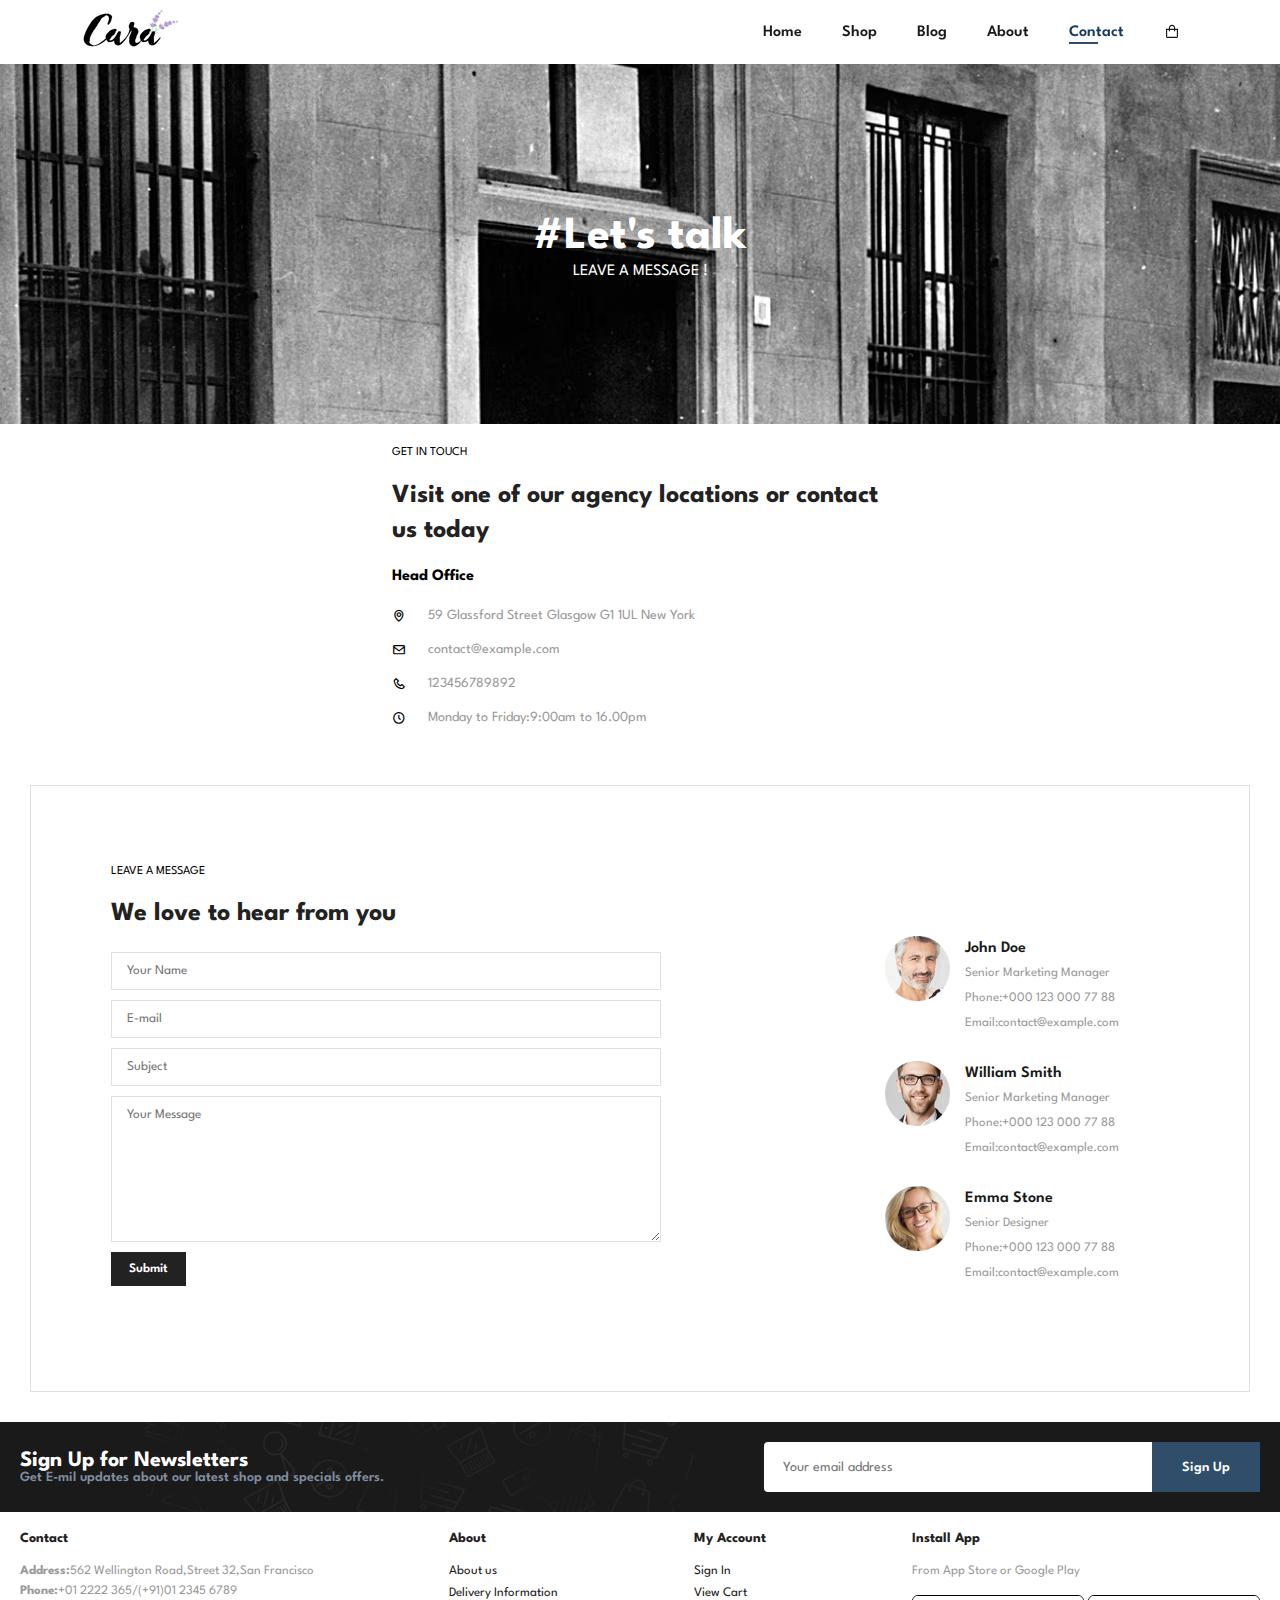
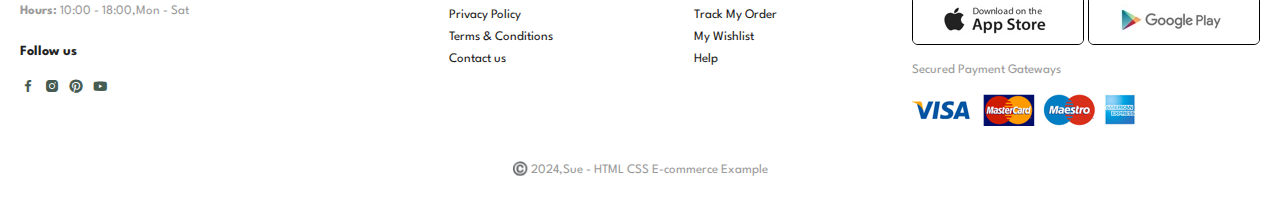
<file: contact.html>
<!DOCTYPE html>
<html lang="en">
<head>
  <meta charset="UTF-8">
  <meta name="viewport" content="width=device-width, initial-scale=1.0">
  <title>Contact</title>
  <link rel="stylesheet" href="index.css"/>
  <link href='https://unpkg.com/boxicons@2.1.4/css/boxicons.min.css' rel='stylesheet'>
</head>
<body>
  <section id="header">
    <a href="#"><img src="./img/logo.png" class="logo" alt="logo"></a>
    <div>
      <ul id="navbar">
        <li><a href="index.html">Home</a></li>
        <li><a href="shop.html">Shop</a></li>
        <li><a href="blog.html">Blog</a></li>
        <li><a href="about.html">About</a></li>
        <li><a class="active" href="contact.html">Contact</a></li>
        <li id="lg-bag"><a href="cart.html"><i class='bx bx-shopping-bag'></i></a></li>
        <a href="#" id="close"><i class='bx bx-x'></i></a>
      </ul>
    </div>  
    <div id="mobile">
      <a href="cart.html"><i class='bx bx-shopping-bag'></i></a>
      <i id="bar" class='bx bx-list-ul' ></i>
    </div>
  </section>
  <section id="page-header" class="blogHeader">
    <div class="sales">
    <h2>#Let's talk</h2>
    <p>LEAVE A MESSAGE !</p>
  </div>
  </section>
<section id="contact-details" class="section-p1">
<div class="details">
  <span>GET IN TOUCH</span>
  <h2>Visit one of our agency locations or contact us today</h2>
  <h3>Head Office</h3>
  <div>
    <li>
      <i class='bx bx-map' ></i>
      <p>59 Glassford Street Glasgow G1 1UL New York</p>
    </li>
    <li>
      <i class='bx bx-envelope' ></i>
      <p>contact@example.com</p>
    </li>
    <li>
      <i class='bx bx-phone' ></i>
      <p>123456789892</p>
    </li>
    <li>
      <i class='bx bx-time-five' ></i>
      <p>Monday to Friday:9:00am to 16.00pm</p>
    </li>
  </div>
</div>
<div class="map">
  <!-- <iframe src="https://www.google.com/maps/embed?pb=!1m14!1m8!1m3!1d23585.928425239017!2d-71.1266704!3d42.3587018!3m2!1i1024!2i768!4f13.1!3m3!1m2!1s0x89e377427d7f0199%3A0x5937c65cee2427f0!2sHarvard%20University!5e0!3m2!1sen!2s!4v1718175311762!5m2!1sen!2s" width="600" height="450" style="border:0;" allowfullscreen="" loading="lazy" referrerpolicy="no-referrer-when-downgrade"></iframe> -->
</div>
</section>
<section id="form-details">
  <form action="">
  <span>LEAVE A MESSAGE</span> 
  <h2>We love to hear from you </h2> 
  <input type="text" placeholder="Your Name">
  <input type="text" placeholder="E-mail">
  <input type="text" placeholder="Subject">
  <textarea name="" id="" clos="30" rows="10" placeholder="Your Message"></textarea>
  <button class="black1">Submit</button>
  </form>
  <div class="people">
    <div>
      <img src="img/people/1.png">
      <p><span>John Doe</span>Senior Marketing Manager<br> Phone:+000 123 000 77 88<br> Email:contact@example.com</p>
    </div>
    <div>
      <img src="img/people/2.png">
      <p><span>William Smith</span>Senior Marketing Manager<br> Phone:+000 123 000 77 88<br> Email:contact@example.com</p>
    </div>
    <div>
      <img src="img/people/3.png">
      <p><span>Emma Stone</span>Senior Designer<br> Phone:+000 123 000 77 88<br> Email:contact@example.com</p>
    </div>
  </div>
</section>
  <section id="newsletter" class="section-p1 ">
    <div class="newstext">
      <h4>Sign Up for Newsletters</h4>
      <p>Get E-mil updates about our latest shop and specials offers.</p>
    </div>
    <div class="form">
      <input type="text" placeholder="Your email address">
      <button class="normal">Sign Up</button>
    </div>
  </section>
  <footer class="section-p1">
    <div class="col">
      <h4>Contact</h4>
      <p><strong>Address:</strong>562 Wellington Road,Street 32,San Francisco</p>
      <p><strong>Phone:</strong>+01 2222 365/(+91)01 2345 6789</p>
      <p><strong>Hours:</strong> 10:00 - 18:00,Mon - Sat</p>
      <div class="follow">
        <h4>Follow us</h4>
        <div class="icon">
          <i class='bx bxl-facebook'></i>
          <i class='bx bxl-instagram-alt' ></i>
          <i class='bx bxl-pinterest' ></i>
          <i class='bx bxl-youtube' ></i>
      </div>
    </div>
    </div>
    <div class="col">
      <h4>About</h4>
      <a href="">About us</a>
      <a href="">Delivery Information</a>
      <a href="">Privacy Policy</a>
      <a href="">Terms & Conditions</a>
      <a href="">Contact us</a>
    </div>
    <div class="col">
      <h4>My Account</h4>
      <a href="">Sign In</a>
      <a href="">View Cart</a>
      <a href="">Track My Order</a>
      <a href="">My Wishlist</a>
      <a href="">Help</a>
    </div>
    <div class="col install">
      <h4>Install App</h4>
      <p>From App Store or Google Play</p>
      <div class="row">
         <img src="img/pay/app.jpg" alt="">
         <img src="img/pay/play.jpg" alt="">
      </div>
      <p>Secured Payment Gateways</p>
      <img src="img/pay/pay.png" alt="">
    </div>
    <div class="copyright">
      <p> ©️ 2024,Sue - HTML CSS E-commerce Example</p>
    </div>
  </footer>
  <script src="app.js"></script>
</body>
</html>
</file>
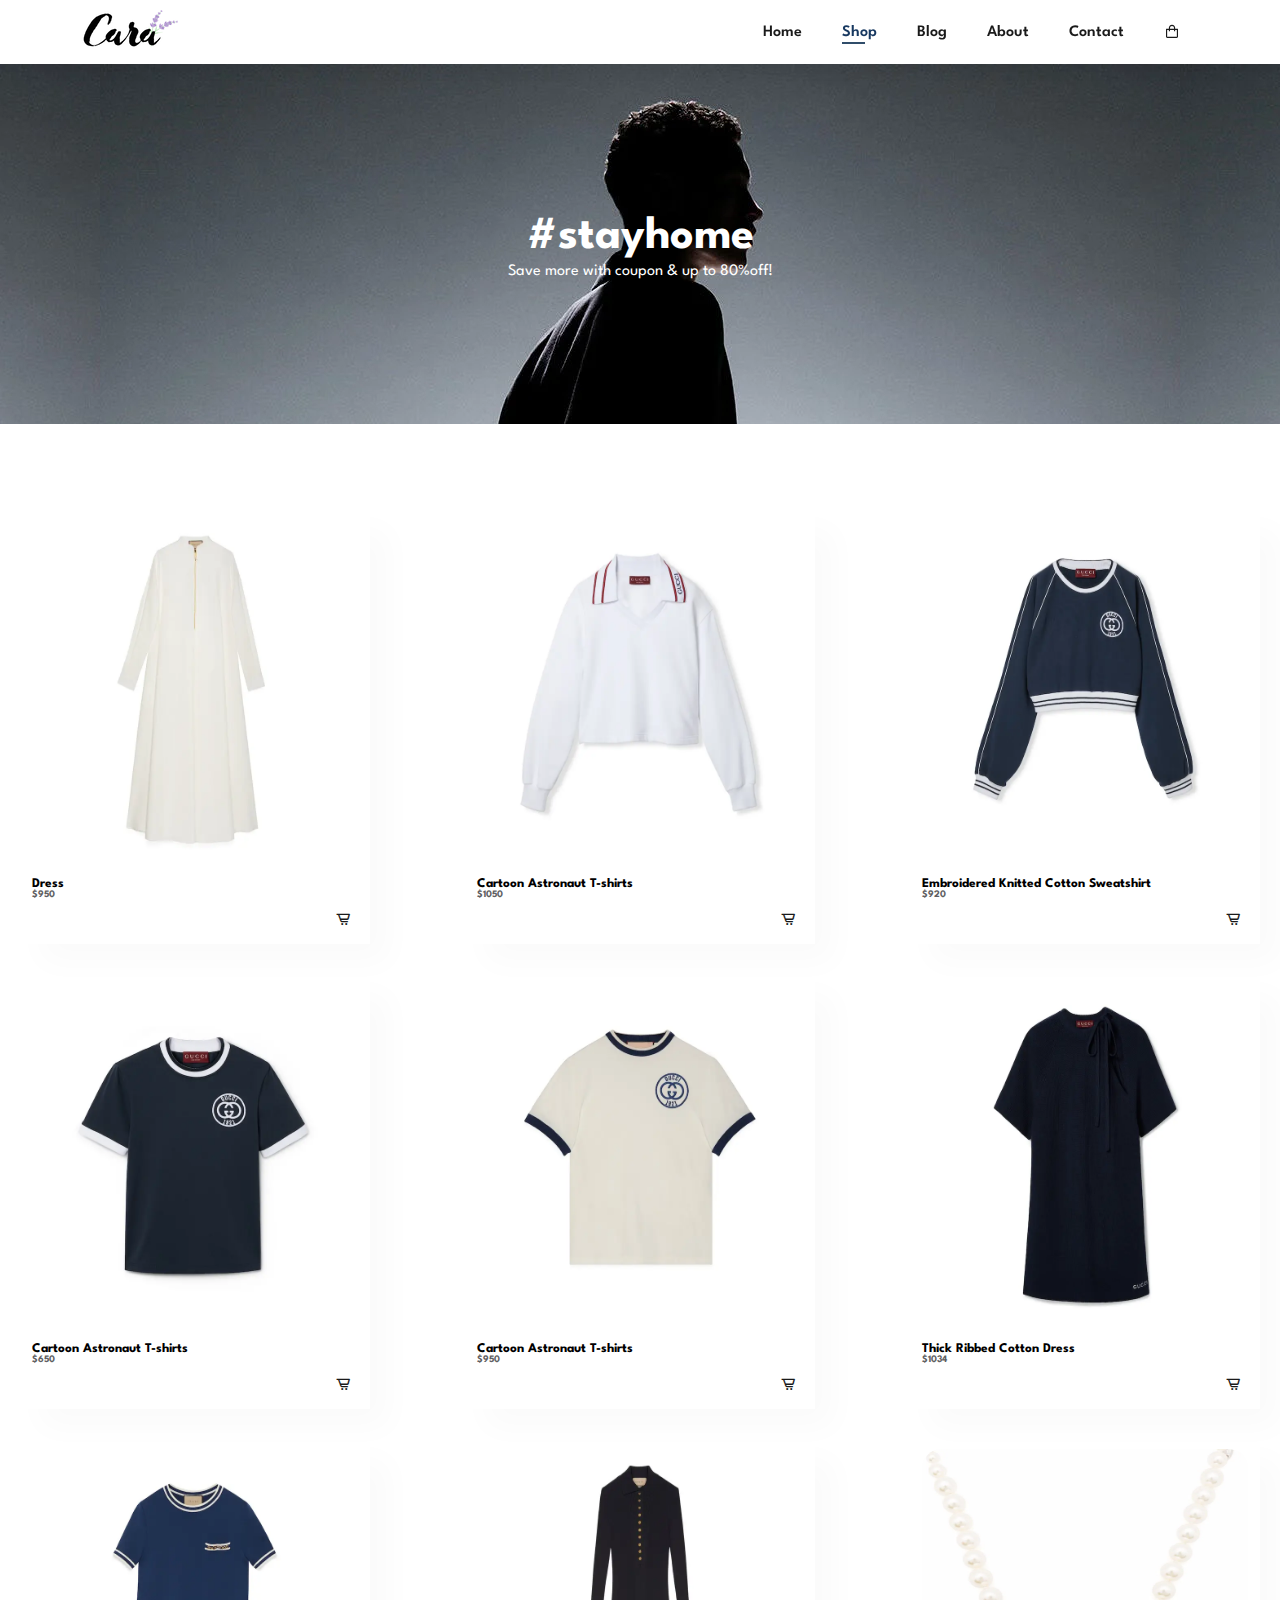
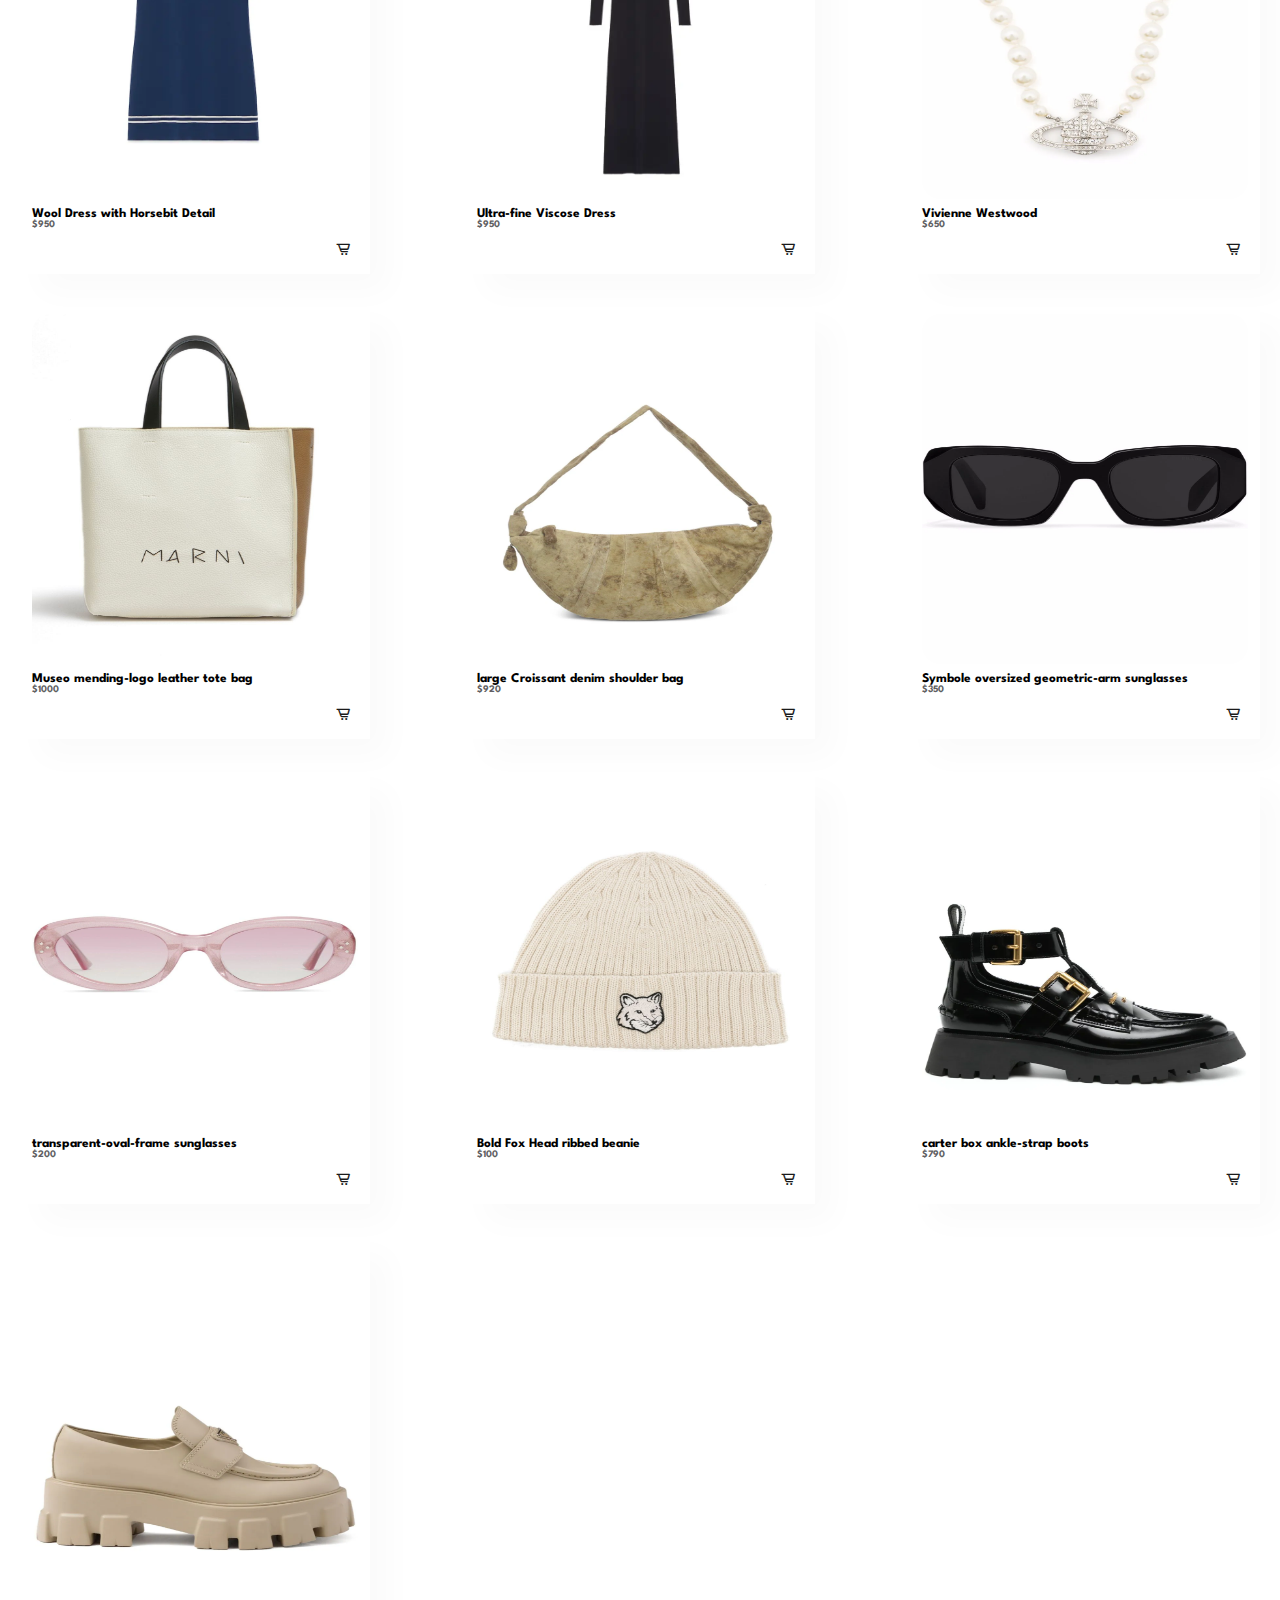
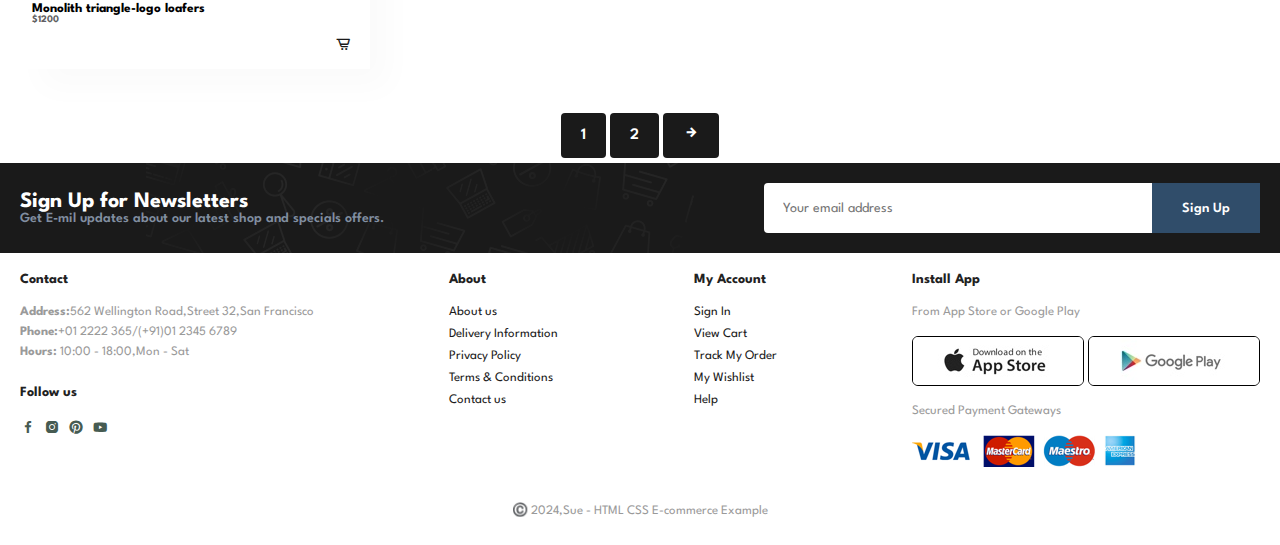
<file: shop.html>
<!DOCTYPE html>
<html lang="en">
<head>
  <meta charset="UTF-8">
  <meta name="viewport" content="width=device-width, initial-scale=1.0">
  <title>Shop</title>
  <link rel="stylesheet" href="index.css"/>
  <link href='https://unpkg.com/boxicons@2.1.4/css/boxicons.min.css' rel='stylesheet'>
</head>
<body>
  <section id="header">
    <a href="#"><img src="./img/logo.png" class="logo" alt="logo"></a>
    <div>
      <ul id="navbar">
        <li><a href="index.html">Home</a></li>
        <li><a class="active" href="shop.html">Shop</a></li>
        <li><a href="blog.html">Blog</a></li>
        <li><a href="about.html">About</a></li>
        <li><a href="contact.html">Contact</a></li>
        <li id="lg-bag"><a href="cart.html"><i class='bx bx-shopping-bag'></i></a></li>
        <a href="#" id="close"><i class='bx bx-x'></i></a>
      </ul>
    </div>  
    <div id="mobile">
      <a href="cart.html"><i class='bx bx-shopping-bag'></i></a>
      <i id="bar" class='bx bx-list-ul' ></i>
    </div>
  </section>
  <section id="page-header" class="shop-header">
    <div class="sales">
    <h2>#stayhome</h2>
    <p>Save more with coupon & up to 80%off!</p>
  </div>
  </section>
  <section id="product1" class="section-p1">
    <div class="pro-container">
      <div class="pro" onclick="window.location.href='single-product.html'">
        <img src="./img/products/f1.webp" alt="">
        <div class="des">
          <h5>Dress</h5>
          <h4>$950</h4>
        </div>
        <a href="#"><i class='bx bx-cart-alt cart'></i></a>
      </div>
      <div class="pro">
        <img src="./img/products/f2.webp" alt="">
        <div class="des">
          <h5>Cartoon Astronaut T-shirts</h5>
          <h4>$1050</h4>
        </div>
        <a href="#"><i class='bx bx-cart-alt cart'></i></a>
      </div>
      <div class="pro">
        <img src="./img/products/f3.webp" alt="">
        <div class="des">
          <h5>Embroidered Knitted Cotton Sweatshirt</h5>
          <h4>$920</h4>
        </div>
        <a href="#"><i class='bx bx-cart-alt cart'></i></a>
      </div>
      <div class="pro">
        <img src="./img/products/f4.webp" alt="">
        <div class="des">
          <h5>Cartoon Astronaut T-shirts</h5>
          <h4>$650</h4>
        </div>
        <a href="#"><i class='bx bx-cart-alt cart'></i></a>
      </div>
      <div class="pro">
        <img src="./img/products/f5.webp" alt="">
        <div class="des">
          <h5>Cartoon Astronaut T-shirts</h5>
          <h4>$950</h4>
        </div>
        <a href="#"><i class='bx bx-cart-alt cart'></i></a>
      </div>
      <div class="pro">
        <img src="./img/products/f6.webp" alt="">
        <div class="des">
          <h5>Thick Ribbed Cotton Dress</h5>
          <h4>$1034</h4>
        </div>
        <a href="#"><i class='bx bx-cart-alt cart'></i></a>
      </div>
      <div class="pro">
        <img src="./img/products/f7.webp" alt="">
        <div class="des">
          <h5>Wool Dress with Horsebit Detail</h5>
          <h4>$950</h4>
        </div>
        <a href="#"><i class='bx bx-cart-alt cart'></i></a>
      </div>
      <div class="pro">
        <img src="./img/products/f8.webp" alt="">
        <div class="des">
          <h5>Ultra-fine Viscose Dress</h5>
          <h4>$950</h4>
        </div>
        <a href="#"><i class='bx bx-cart-alt cart'></i></a>
      </div>
      <div class="pro">
        <img src="./img/products/product1.webp" alt="">
        <div class="des">
          <h5>Vivienne Westwood</h5>
          <h4>$650</h4>
        </div>
        <a href="#"><i class='bx bx-cart-alt cart'></i></a>
      </div>
      <div class="pro">
        <img src="./img/products/product2.jpeg" alt="">
        <div class="des">
          <h5>Museo mending-logo leather tote bag</h5>
          <h4>$1000</h4>
        </div>
        <a href="#"><i class='bx bx-cart-alt cart'></i></a>
      </div>
      <div class="pro">
        <img src="./img/products/product3.webp" alt="">
        <div class="des">
          <h5>large Croissant denim shoulder bag</h5>
          <h4>$920</h4>
        </div>
        <a href="#"><i class='bx bx-cart-alt cart'></i></a>
      </div>
      <div class="pro">
        <img src="./img/products/product4.webp" alt="">
        <div class="des">
          <h5>Symbole oversized geometric-arm sunglasses</h5>
          <h4>$350</h4>
        </div>
        <a href="#"><i class='bx bx-cart-alt cart'></i></a>
      </div>
      <div class="pro">
        <img src="./img/products/product5.webp" alt="">
        <div class="des">
          <h5>transparent-oval-frame sunglasses</h5>
          <h4>$200</h4>
        </div>
        <a href="#"><i class='bx bx-cart-alt cart'></i></a>
      </div>
      <div class="pro">
        <img src="./img/products/product6.jpeg" alt="">
        <div class="des">
          <h5>Bold Fox Head ribbed beanie</h5>
          <h4>$100</h4>
        </div>
        <a href="#"><i class='bx bx-cart-alt cart'></i></a>
      </div>
      <div class="pro">
        <img src="./img/products/product7.webp" alt="">
        <div class="des">
          <h5>carter box ankle-strap boots</h5>
          <h4>$790</h4>
        </div>
        <a href="#"><i class='bx bx-cart-alt cart'></i></a>
      </div>
      <div class="pro">
        <img src="./img/products/product8.webp" alt="">
        <div class="des">
          <h5>Monolith triangle-logo loafers</h5>
          <h4>$1200</h4>
        </div>
        <a href="#"><i class='bx bx-cart-alt cart'></i></a>
      </div>
    </div>
  </section>
  <section id="pagination" class="section-p1">
    <a href="#">1</a>
    <a href="#">2</a>
    <a href="#"><i class='bx bx-right-arrow-alt' ></i></a>
  </section>
  <section id="newsletter" class="section-p1 ">
    <div class="newstext">
      <h4>Sign Up for Newsletters</h4>
      <p>Get E-mil updates about our latest shop and specials offers.</p>
    </div>
    <div class="form">
      <input type="text" placeholder="Your email address">
      <button class="normal">Sign Up</button>
    </div>
  </section>

  <footer class="section-p1">
    <div class="col">
      <h4>Contact</h4>
      <p><strong>Address:</strong>562 Wellington Road,Street 32,San Francisco</p>
      <p><strong>Phone:</strong>+01 2222 365/(+91)01 2345 6789</p>
      <p><strong>Hours:</strong> 10:00 - 18:00,Mon - Sat</p>
      <div class="follow">
        <h4>Follow us</h4>
        <div class="icon">
          <i class='bx bxl-facebook'></i>
          <i class='bx bxl-instagram-alt' ></i>
          <i class='bx bxl-pinterest' ></i>
          <i class='bx bxl-youtube' ></i>
      </div>
    </div>
    </div>
    <div class="col">
      <h4>About</h4>
      <a href="">About us</a>
      <a href="">Delivery Information</a>
      <a href="">Privacy Policy</a>
      <a href="">Terms & Conditions</a>
      <a href="">Contact us</a>
    </div>
    <div class="col">
      <h4>My Account</h4>
      <a href="">Sign In</a>
      <a href="">View Cart</a>
      <a href="">Track My Order</a>
      <a href="">My Wishlist</a>
      <a href="">Help</a>
    </div>
    <div class="col install">
      <h4>Install App</h4>
      <p>From App Store or Google Play</p>
      <div class="row">
         <img src="img/pay/app.jpg" alt="">
         <img src="img/pay/play.jpg" alt="">
      </div>
      <p>Secured Payment Gateways</p>
      <img src="img/pay/pay.png" alt="">
    </div>
    <div class="copyright">
      <p> ©️ 2024,Sue - HTML CSS E-commerce Example</p>
    </div>
  </footer>
  <script src="app.js"></script>
</body>
</html>
</file>
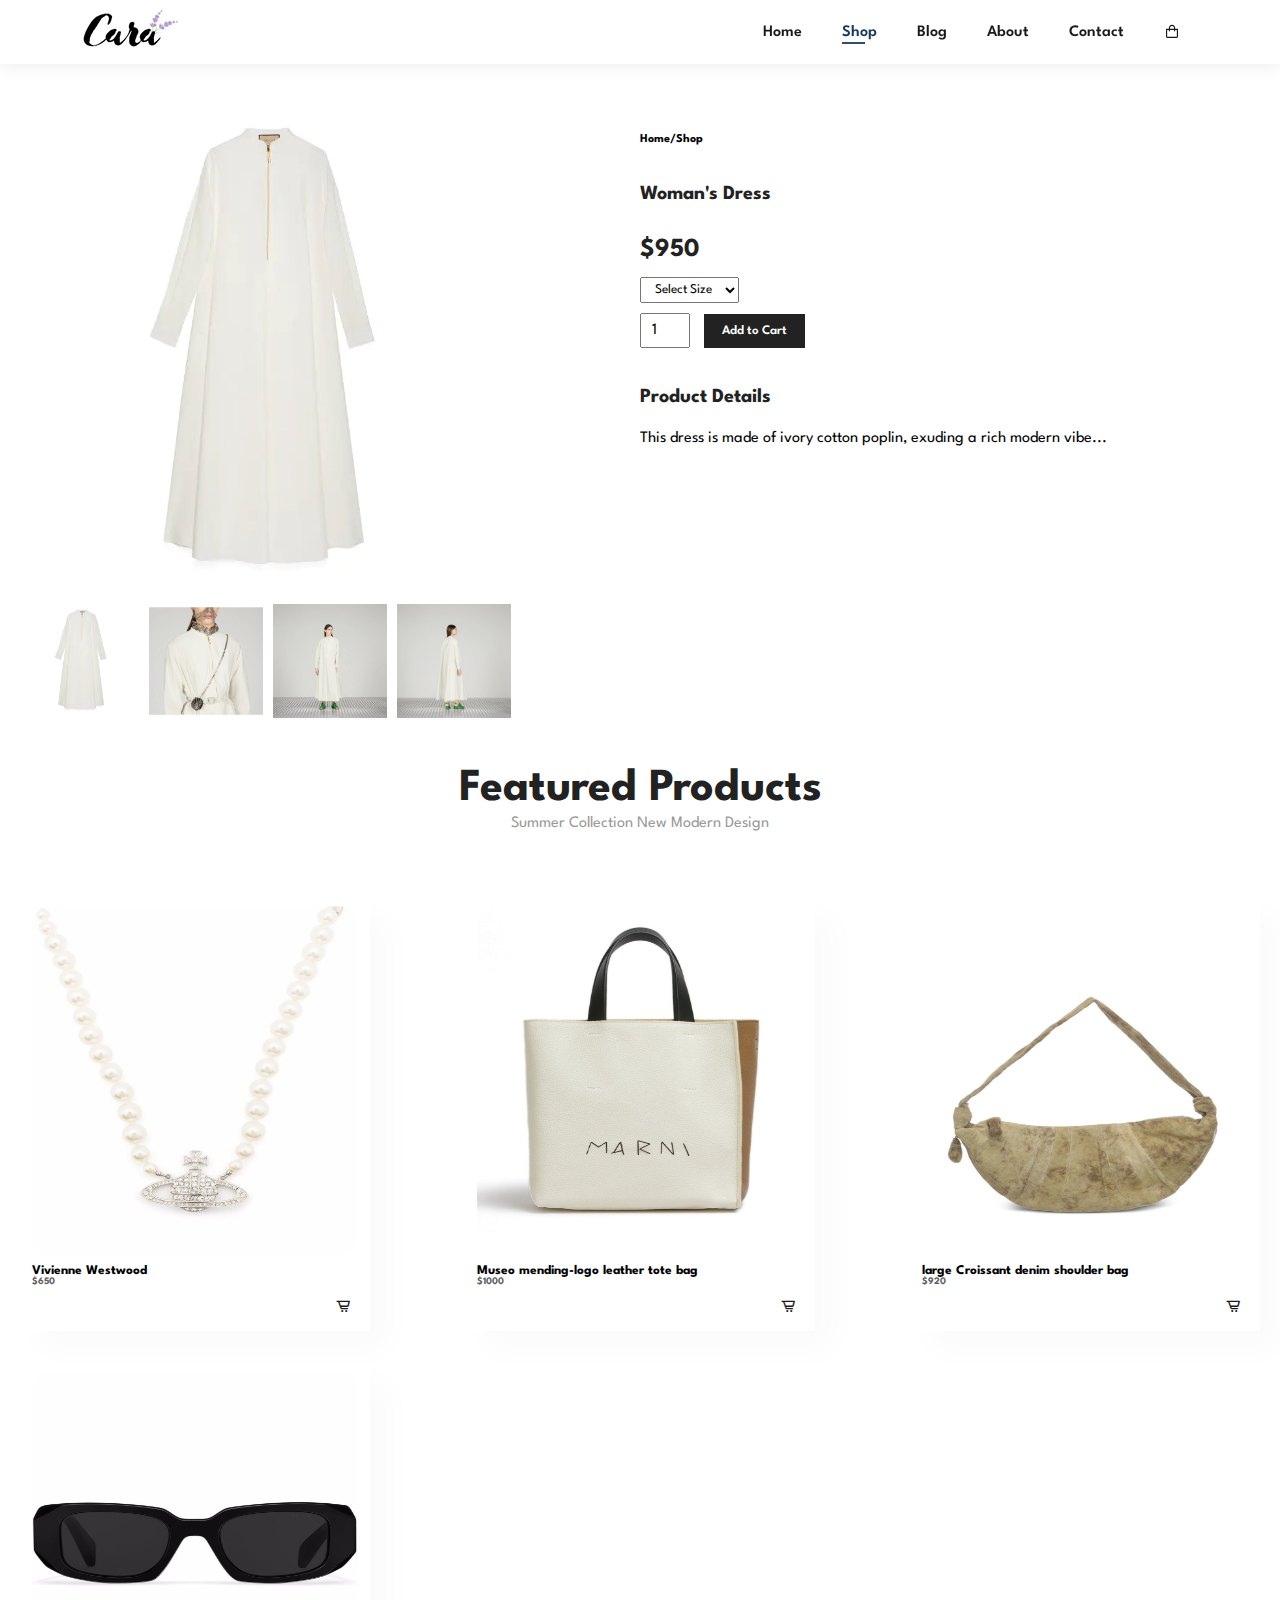
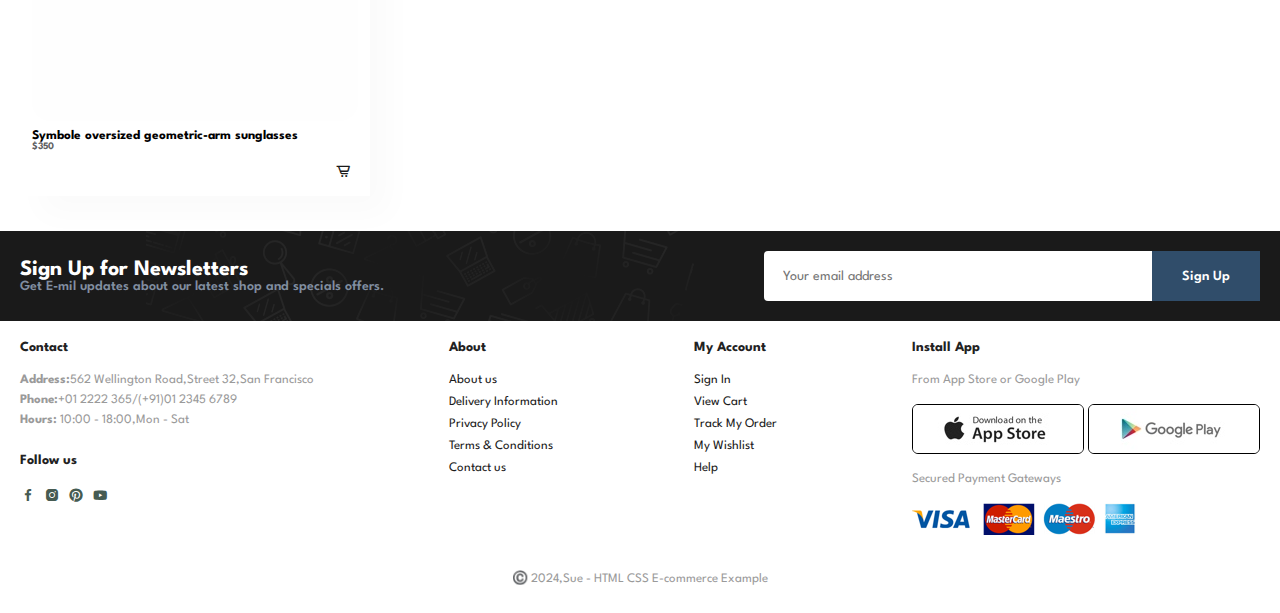
<file: single-product.html>
<!DOCTYPE html>
<html lang="en">
<head>
  <meta charset="UTF-8">
  <meta name="viewport" content="width=device-width, initial-scale=1.0">
  <title>single-product</title>
  <link rel="stylesheet" href="index.css"/>
  <link href='https://unpkg.com/boxicons@2.1.4/css/boxicons.min.css' rel='stylesheet'>
</head>
<body>
  <section id="header">
    <a href="index.html"><img src="./img/logo.png" class="logo" alt="logo"></a>
    <div>
      <ul id="navbar">
        <li><a href="index.html">Home</a></li>
        <li><a class="active" href="shop.html">Shop</a></li>
        <li><a href="blog.html">Blog</a></li>
        <li><a href="about.html">About</a></li>
        <li><a href="contact.html">Contact</a></li>
        <li id="lg-bag"><a href="cart.html"><i class='bx bx-shopping-bag'></i></a></li>
        <a href="#" id="close"><i class='bx bx-x'></i></a>
      </ul>
    </div>  
    <div id="mobile">
      <a href="cart.html"><i class='bx bx-shopping-bag'></i></a>
      <i id="bar" class='bx bx-list-ul' ></i>
    </div>
  </section>

  <section id="prodetials" class="section-p1">
    <div class="single-pro-image">
      <img src="./img/products/f1.webp" width="100%" id="MainImg" alt="">
    <div class="small-img-group">
      <div class="small-img-col">
        <img src="./img/products/f1.webp" width="100%" class="small-img" alt="">
      </div>
      <div class="small-img-col">
        <img src="./img/products/f1-f2.webp" width="100%" class="small-img" alt="">
      </div>
      <div class="small-img-col">
        <img src="./img/products/f1-f3.webp" width="100%" class="small-img" alt="">
      </div>
      <div class="small-img-col">
        <img src="./img/products/f1-f4.webp" width="100%" class="small-img" alt="">
      </div>
    </div>
    </div>
    <div class="single-pro-details">
      <h6>Home/Shop</h6>
      <h4>Woman's Dress</h4>
      <h2>$950</h2>
      <select id="product-size">
        <option>Select Size</option>
        <option>S</option>
        <option>M</option>
        <option>XL</option>
        <option>XXL</option>
      </select>
      <input type="number" id="product-quantity" value="1" min="1">
      <button class="black1" onclick="addToCart()">Add to Cart</button>
      <h4>Product Details</h4>
      <span>This dress is made of ivory cotton poplin, exuding a rich modern vibe...</span>
    </div>
  </section>
  <section id="product1" class="section-p1">
    <h2>Featured Products</h2>
    <p>Summer Collection New Modern Design</p>
    <div class="pro-container">
      <div class="pro">
        <img src="./img/products/product1.webp" alt="">
        <div class="des">
          <h5>Vivienne Westwood</h5>
          <h4>$650</h4>
        </div>
        <a href="#"><i class='bx bx-cart-alt cart'></i></a>
      </div>
      <div class="pro">
        <img src="./img/products/product2.jpeg" alt="">
        <div class="des">
          <h5>Museo mending-logo leather tote bag</h5>
          <h4>$1000</h4>
        </div>
        <a href="#"><i class='bx bx-cart-alt cart'></i></a>
      </div>
      <div class="pro">
        <img src="./img/products/product3.webp" alt="">
        <div class="des">
          <h5>large Croissant denim shoulder bag</h5>
          <h4>$920</h4>
        </div>
        <a href="#"><i class='bx bx-cart-alt cart'></i></a>
      </div>
      <div class="pro">
        <img src="./img/products/product4.webp" alt="">
        <div class="des">
          <h5>Symbole oversized geometric-arm sunglasses</h5>
          <h4>$350</h4>
        </div>
        <a href="#"><i class='bx bx-cart-alt cart'></i></a>
      </div>
    </div>
  </section>
  <section id="newsletter" class="section-p1 ">
    <div class="newstext">
      <h4>Sign Up for Newsletters</h4>
      <p>Get E-mil updates about our latest shop and specials offers.</p>
    </div>
    <div class="form">
      <input type="text" placeholder="Your email address">
      <button class="normal">Sign Up</button>
    </div>
  </section>
  <footer class="section-p1">
    <div class="col">
      <h4>Contact</h4>
      <p><strong>Address:</strong>562 Wellington Road,Street 32,San Francisco</p>
      <p><strong>Phone:</strong>+01 2222 365/(+91)01 2345 6789</p>
      <p><strong>Hours:</strong> 10:00 - 18:00,Mon - Sat</p>
      <div class="follow">
        <h4>Follow us</h4>
        <div class="icon">
          <i class='bx bxl-facebook'></i>
          <i class='bx bxl-instagram-alt' ></i>
          <i class='bx bxl-pinterest' ></i>
          <i class='bx bxl-youtube' ></i>
      </div>
    </div>
    </div>
    <div class="col">
      <h4>About</h4>
      <a href="">About us</a>
      <a href="">Delivery Information</a>
      <a href="">Privacy Policy</a>
      <a href="">Terms & Conditions</a>
      <a href="">Contact us</a>
    </div>
    <div class="col">
      <h4>My Account</h4>
      <a href="">Sign In</a>
      <a href="">View Cart</a>
      <a href="">Track My Order</a>
      <a href="">My Wishlist</a>
      <a href="">Help</a>
    </div>
    <div class="col install">
      <h4>Install App</h4>
      <p>From App Store or Google Play</p>
      <div class="row">
         <img src="img/pay/app.jpg" alt="">
         <img src="img/pay/play.jpg" alt="">
      </div>
      <p>Secured Payment Gateways</p>
      <img src="img/pay/pay.png" alt="">
    </div>
    <div class="copyright">
      <p> ©️ 2024,Sue - HTML CSS E-commerce Example</p>
    </div>
  </footer>
  <script>
    var MainImg=document.getElementById('MainImg')
    var smallImg=document.getElementsByClassName('small-img');
    smallImg[0].onclick=function(){
      MainImg.src=smallImg[0].src;
    }
    smallImg[1].onclick=function(){
      MainImg.src=smallImg[1].src;
    }
    smallImg[2].onclick=function(){
      MainImg.src=smallImg[2].src;
    }
    smallImg[3].onclick=function(){
      MainImg.src=smallImg[3].src;
    }

    function addToCart() {
      var product = {
        name: document.querySelector('.single-pro-details h4').innerText,
        price: document.querySelector('.single-pro-details h2').innerText,
        size: document.getElementById('product-size').value,
        quantity: document.getElementById('product-quantity').value,
        image: document.getElementById('MainImg').src
      };
      localStorage.setItem('cart', JSON.stringify(product));
      window.location.href = 'cart.html';
    }
  </script>
</body>
</html>
</file>
<file: index.css>
@import url('https://fonts.googleapis.com/css2?family=Spartan:wght@100..900&display=swap');
*{
  margin:0;
  padding:0;
  box-sizing: border-box;
  font-family: 'Spartan',sans-serif;
}
h1{
  font-size: 50px;
  line-height: 64px;
  color:#222;
}
h2{
  font-size: 46px;
  line-height: 54px;
  color:#222;
}

h4{
  font-size:20px;
  color: #222;
}
h6{
  font-weight: 700;
  font-size:12px;
}
p{
  color:#9a9a9a;
}
button.normal{
  font-size: 14px;
  font-weight: 600;
  padding: 15px 30px;
  color:#222;
  background-color: #fff;
  cursor: pointer;
  border:none;
  outline:none;
  transition: .3s ease-in-out;
}
button.black{
  font-size: 13px;
  font-weight: 600;
  padding: 11px 18px;
  color:#222;
  border:none;
  background: transparent;
  cursor: pointer;
  outline:none;
  transition: .3s ease-in-out;
}
button.black1{
  font-size: 13px;
  font-weight: 600;
  padding: 11px 18px;
  color:#fff;
  border:none;
  background: #222;
  cursor: pointer;
  outline:none;
  transition: .3s ease-in-out;
}

.section-p1{
  padding:40px 80px;
}
.section-m1{
  margin: 40px 0;
}
body{
  width:100%
}
/* Header Start */
#header{
  display:flex;
  align-items: center;
  justify-content:space-between ;
  padding:10px 80px;
  background: #ffffff;
  box-shadow: 0 5px 15px rgb(0,0,0,0.06);
  z-index:999;
  position:sticky;
  top:0;
  left:0;
}

#navbar{
  position: relative;
  display:flex;
  align-items: center;
  justify-content: center;
}
#navbar li{
  list-style:none;
  padding:0 20px;
  position: relative;
}
#navbar li a{
  text-decoration: none;
  font-size:16px;
  font-weight: 600;
  color:#1a1a1a;
  transition: 0.3s ease;
}
#navbar li a:hover,
#navbar li a.active
{
  color:#173860;
}
#navbar li a.active::after,
#navbar li a:hover::after
{
  content:"";
  width: 30%;
  height: 2px;
  background:#304d6a ;
  position: absolute;
  /* 相对于包含块的最底部之外的4px，如果是正数，就是相当于包含块最底部往内向上4px */
  bottom:-4px;
  left:20px; 
}
#mobile{
  display: none;
  align-items: center;
}
#close{
  display: none;
}
/* Home page */
#hero{
  position:relative;
  background-image: url("./img/woman-5864279_1280.jpg");
  height: 93vh;
  width: 100%;
  background-size: cover;
  background-position: top 25% left 0;
  padding:0 80px;
  display:flex;
  flex-direction: column;
  align-items: center;
  justify-content: center;
}
#hero .sales{
  text-align:center;
}

#hero h4{
  padding-bottom: 15px;
  margin-bottom: 30px;
}

#hero h1{
  color:#fff;
}
#hero button{
  color:#fff;
  background: #1a1a1a;
  border:0 ;
  padding:14px 40px 14px  40px;
  transition: 1s ease-in-out;
  cursor: pointer;
  font-weight: 700;
  font-size: 15px;
  margin-top: 30px;
}
#hero button:hover{
  background:#fff;
  color:#1a1a1a;
}
#hero button a{
  text-decoration: none;
  color:#fff;
}
#product1{
  text-align: center;
}
#product1 .pro-container{
  display: flex;
  justify-content: space-between;
  padding-top:50px ;
  flex-wrap: wrap;
}
#product1 .pro{
  /* 该元素的宽度将是其父容器宽度的 23%。 */
  width: 23%;
  min-width:350px;
  padding: 10px 12px;
  cursor: pointer;
  box-shadow: 20px 20px 30px rgb(0,0,0,0.02);
  margin: 15px 0;
  transition: .2s ease;
}
#product1 .pro:hover{
  box-shadow:20px 20px 30px rgb(0,0,0,0.06) ;
}
#product1 .pro img{
  width: 100%;
  height: 350px;
  border-radius: 20px;
}
#product1 .pro .des{
  /* start 根据文本的书写方向（LTR 或 RTL）动态决定文本的对齐方式 */
  text-align: start;
  padding: 5px 0;
}
#product1 .pro .des h4{
  font-size:10px;
  color:#606062;
}
#product1 .pro a{
  display: flex;
  justify-content: end;
  text-decoration: none;
}
#product1 .pro .cart{
  height: 30px;
  width: 30px;
  line-height: 30px;
  border-radius: 50%;
  background: #fff;
  color:#1a1a1a;
  font-weight: 500;
  transition: .3s ease-in-out;
}
#product1 .pro .cart:hover{
  background: #1a1a1a;
  color:#fff;
}
#banner{
  display: flex;
  flex-direction: column;
  justify-content: center;
  align-items: center;
  text-align: center;
  background-image: url('./img/banner/banner2.jpeg');
  width: 100%;
  height: 40vh;
  background-size: cover;
  background-position: center;
}
#banner h4{
  color: #222;
  font-size: 16px;
}
#banner h2{
  color: #222;
  font-size: 30px;
  padding: 10px 0;
}
#banner button.normal:hover{
  background: #222;
  color: #fff;
}
#sm-banner{
  display: flex;
  justify-content: space-between;
  flex-wrap: wrap;
}
#sm-banner .banner-box{
  display: flex;
  flex-direction: column;
  justify-content: center;
  align-items: center;
  text-align: center;
  background-image: url('./img/banner/banner4.avif');
  min-width: 750px;
  height: 50vh;
  background-size: cover;
  background-position: center;
}
#sm-banner .banner-box2{
  background-image: url('./img/banner/banner6.avif');
  background-size: cover;
}
#sm-banner h4{
  color: #fff;
  font-size: 20px;
  font-weight: 300;
}
#sm-banner h2{
  color:#fff;
}
#sm-banner span{
  color: #fff;
  font-size: 14px;
  font-weight: 500;
  padding-bottom: 15px;
}
#sm-banner .banner-box:hover button{
background: #222;
color:#fff;
}
#banner3{
  display: flex;
  justify-content: center;
  flex-wrap: wrap;
  padding: 0 30px;
  
}
#banner3 .banner-box{
  display: flex;
  flex-direction: column;
  justify-content: center;
  align-items: center;
  text-align: center;
  background-image: url('./img/banner/banner7.avif');
  min-width: 30%;
  height: 30vh;
  padding: 20px;
  margin-bottom: 20px;
  background-size: cover;
  background-position: center;
}
#banner3 .banner-box2{
  background-image: url('./img/banner/banner8.webp');
  margin: 0 30px;
}
#banner3 .banner-box3{
  background-image: url('./img/banner/banner5.avif');
}
#banner3 h2{
  color:#304d6a;
  font-weight: 900;
  font-size: 22px;
}
#banner3 h3{
  color:#fff;
  font-weight: 800;
  font-size: 15px;
}
#newsletter{
  display: flex;
  justify-content: space-between;
  flex-wrap:wrap;
  align-items: center;
  background-image: url('./img/banner/b14.png');
  background-repeat: no-repeat;
  background-position: 20% 30%;
  background-color: #1a1a1a;
}
#newsletter .form{
  display: flex;
  width: 40%;
}
#newsletter h4{
  font-size: 22px;
  font-weight: 700;
  color:#fff;
}
#newsletter p{
  font-size: 14px;
  font-weight: 600;
  color:#818ea0;
}
#newsletter input{
  height: 3.125rem;
  padding: 0 1.25em;
  font-size: 14px;
  width: 100%;
  border:1px solid transparent;
  border-radius: 4px;
  outline: none;
  border-top-right-radius: 0;
  border-bottom-right-radius: 0;
}
#newsletter button{
  background:#304d6a;
  color:#fff;
  white-space: nowrap;
  border-top-left-radius: 0;
  border-bottom-left-radius: 0;
}
footer{
  display: flex;
  justify-content:space-between;
  flex-wrap: wrap;

}
footer .col{
  display: flex;
  flex-direction: column;
  align-items: flex-start;
  margin-bottom: 20px;
}
footer .logo{
  margin-bottom:30px;
}
footer h4{
  font-size: 14px;
  padding-bottom: 20px;
}
footer p{
  font-size: 13px;
  margin:0 0 8px 0 ;
}
footer a{
  font-size: 13px;
  text-decoration: none;
  color:#1a1a1a;
  margin-bottom: 10px ;
}
footer .follow{
  margin-top: 20px;
}
 footer .follow i{
  color:#465b52;
  padding-right: 4px;
  cursor: pointer;
 }
footer .install .row img{
  border:1px solid black;
  border-radius: 6px;
}
footer .install img{
  margin: 10px 0 15px 0;
}
footer .follow i:hover,
footer a:hover{
color: #304d6a;
}
footer .copyright{
  width:100%;
  text-align: center;
}
/* Shop Page */
.shop-header{
  background-image: url('./img/banner/banner11.webp');
  width: 100%;
  height:40vh;
  background-position:left 50% top 0;
  display:flex;
  justify-content: center;
  flex-direction: column;
  text-align: center;
}
#page-header .sales h2,
#page-header .sales p
{
  color:#fff;
}
#pagination{
  text-align: center;
}
#pagination a{
text-decoration: none;
background-color: #1a1a1a;
padding:15px 20px;
border-radius: 4px;
color:#fff;
font-weight: 600;
}
#pagination a i{
  font-size:16px;
  font-weight: 600;
}
/* Single Product */
#prodetials{
  display: flex;
  justify-content: space-between;
  margin-top: 20px;
}

#prodetials .single-pro-image{
  width:40%;
  margin-right: 50px;
}
.small-img-group{
  display:flex;
  justify-content: space-between;
} 
.small-img-col{
  width:150px;
  margin:0 5px;
  cursor: pointer;
  flex-basis: 24%;
}
.small-img-col:nth-child(3),
.small-img-col:nth-child(4)
{
  width: 135px;
  
}
#prodetials .single-pro-details{
  width: 50%;
  padding-top: 30px;
}

#prodetials .single-pro-details h4{
  padding: 40px 0 20px 0;
}
#prodetials .single-pro-details h2{
  font-size: 26px;
}
#prodetials .single-pro-details select{
  display: block;
  padding: 5px 10px;
  margin-bottom: 10px;
  text-align: center;
}
#prodetials .single-pro-details input{
  width: 50px;
  height: 35px;
  padding-left:10px;
  font-size: 16px;
  margin-right: 10px;
}
#prodetials .single-pro-details input:focus{
  outline:none;
}
#prodetials .single-pro-details span{
  line-height: 25px;

}
/* Blog Page*/
.blogHeader{
  background-image: url('./img/banner/banner13.avif');
  width: 100%;
  height:40vh;
  background-position:left 50% ;
  display:flex;
  justify-content: center;
  flex-direction: column;
  text-align: center;
}
#blog{
  padding:150px 150px 0 150px;
}
#blog .blog-box{
  display: flex;
  align-items: center;
  width: 100%;
}
#blog .blog-img{
 width: 50%;
 margin-right: 20px;
}
#blog img{
  width: 300px;
  object-fit: cover;
}
#blog .blog-details{
  width: 50%;
}
#blog .blog-details p{
  margin: 10px 0;
}
#blog .blog-details a{
  position: relative;
  text-decoration: none;
  font-size: 11px;
  color:#1a1a1a;
  font-weight: 700;
  transition: 0.3s;
}
#blog .blog-details a::after{
  content: '';
  width: 50%;
  height:1px;
  background-color:#1a1a1a;
  position: absolute;
  top:4px;
  right: -70px;
}
#blog .blog-details a:hover{
  color:#3d867c;
}
#blog .blog-details a:hover::after{
  color:#3d867c;
}
/* About Page */

.aboutHeader {
  background-image: url('./img/banner/banner12.webp');
  width: 100%;
  height: 40vh;
  background-position: left 50%;
  display: flex;
  justify-content: center;
  flex-direction: column;
  text-align: center;
}

#about-head {
  display: flex;
  justify-content: space-between;
}
#about-head img{
  width: 600px;
}
.content-about{
  margin-left: 50px;
}
.content-about p{
  margin-bottom: 40px;
  line-height: 25px;
}
.content-about a{
  margin-left: 400px;
  padding: 10px 20px;
  border: 1px solid #1a1a1a;
  background: #1a1a1a;
  color:#fff;
}
#content.active {
  filter: blur(10px);
  pointer-events: none;
  user-select: none;
}

.about-download {
  display: none;
  position: fixed;
  top: 50%;
  left: 50%;
  transform: translate(-50%, -50%);
  width: 600px;
  padding: 50px;
  box-shadow: 0 5px 30px rgba(0,0,0,0.3);
  background: #fff;
  z-index: 1000;
}
.about-download.visible {
  display: block;
}

.about-download .content {
  display: flex;
  justify-content: space-between;
  align-items: center;
  margin: 0 50px;
}

.about-download .content .qr {
  width: 30%;
}

.about-download .download-tool {
  display: flex;
  flex-direction: column;
}

.about-download .download-tool .apple,
.about-download .download-tool .google {
  margin-bottom: 30px;
  border: 1px solid #1a1a1a;
  border-radius: 14px;
}

.about-download p {
  text-align: center;
  color: #1a1a1a;
  margin-top: 10px;
}

.about-download a {
  text-decoration: none;
  color: #1a1a1a;
  position: absolute;
  right: 10px;
  bottom: 10px;
}

.section-p1 {
  padding: 20px;
}
/* contact page */
#contact-details{
  display: flex;
  justify-content: center;
  align-items: center;
}
#contact-details .details{
  width: 40%;
}
#contact-details .details span,
#form-details form span{
  font-size: 12px;
}
#contact-details .details h2,
#form-details form h2
{
  font-size: 26px;
  line-height: 35px;
  padding: 20px 0;
}
#contact-details .details h3{
  font-size: 16px;
  padding-bottom: 15px ;
}
#contact-details .details li{
  list-style:none;
  display: flex;
  padding:10px 0;
}
#contact-details .details li i{
  font-size: 14px;
  padding-right: 22px;
}
#contact-details .details li p{
  margin: 0;
  font-size: 14px;
}
#contact-details .details .map{
  width: 55%;
  height: 400px;
}
#contact-details .map iframe{
  width:600px;
  height: 400px;
  margin-right: 50px;
  margin-top: 50px;
}
#form-details{
  display: flex;
  justify-content: space-between;
  margin: 30px;
  padding:80px;
  border:1px solid #e1e1e1;
}
#form-details form{
  width: 65%;
  display: flex;
  flex-direction: column;
  align-items: flex-start;
}
#form-details form input,
#form-details form textarea{
  width: 80%;
  padding:12px 15px;
  outline:none;
  margin-bottom: 10px;
  border:1px solid #e1e1e1;
}

#form-details form button{
  margin-bottom: 10px;

}
#form-details .people{
  margin-top: 70px;
  margin-right: 50px;
}
#form-details .people div{
padding-bottom: 25px;
display: flex;
align-items: flex-start;
}
#form-details .people div img{
  width:65px;
  height:65px;
  object-fit: cover;
  margin-right: 15px;
}
#form-details .people div p{
  margin: 0;
  font-size: 13px;
  line-height:25px;
}
#form-details .people div p span{
  display: block;
  font-size: 16px;
  font-weight: 600;
  color:#1a1a1a;
}
/* cart page */
/* 通用样式 */
body {
  font-family: Arial, sans-serif;
  margin: 0;
  padding: 0;
  box-sizing: border-box;
}

section {
  padding: 20px;
}

table {
  width: 100%;
  border-collapse: collapse;
}

th, td {
  padding: 15px;
  text-align: left;
  border-bottom: 1px solid #ddd;
}

th {
  background-color: #f4f4f4;
}

button {
  background-color: #000;
  color: #fff;
  border: none;
  padding: 10px 20px;
  cursor: pointer;
}

button:hover {
  background-color: #444;
}

h3 {
  margin-top: 0;
}

/* Cart 页面特定样式 */
#cart {
  display: flex;
  flex-wrap: wrap;
  gap: 20px;
}

#cart table {
  flex: 2;
}

#cart-summary {
  flex: 1;
  padding: 20px;
  border: 1px solid #ddd;
  background-color: #f9f9f9;
}

#cart-summary table {
  width: 100%;
}

#cart-summary td {
  padding: 10px 0;
}

#cart-summary button {
  width: 100%;
  padding: 15px;
  background-color: #333;
}

#cart-summary button:hover {
  background-color: #555;
}

#cart-items img {
  max-width: 100px;
}

@media (max-width: 768px) {
  #cart {
    flex-direction: column;
  }

  #cart-summary {
    margin-top: 20px;
  }
}




/* Start Media Query */
@media(max-width:799px){
  .section-p1{
    padding:40px 40px;
  }
  #navbar{
    display: flex;
    flex-direction: column;
    align-items:flex-start;
    justify-content: flex-start;
    position: fixed;
    top:0;
    right: -300px;
    height: 100vh;
    width: 300px;
    background-color: #fff;
    box-shadow: 0 40px 60px rgb(0,0,0,0.02);
    padding: 80px 0 0 10px;
    transition:0.3s ;
  }
  #navbar .active{
    position: absolute;
    right:0px;
  }
  #navbar li{
    margin-bottom: 25px;
  }
  #mobile{
    display: flex;
    align-items: center;
  }
  #mobile i{
    color:#1a1a1a;
    font-size: 24px;
    padding-left: 20px;
  }
  #close{
    display: initial;
    position: absolute;
    top:30px;
    left:30px;
    color:#222;
    font-size: 24px;
  }
  #lg-bag{
    display:none;
  }
  #hero{
    height: 70vh;
    padding: 0 80px;
    background-position: top 30% right 30%;
  }
  #product1 .pro-container{
    justify-content: center;
  }
  #banner{
    height: 20vh;
  }
  #sm-banner .banner-box{
    min-width: 100%;
    height: 30vh;
  }
  #banner3{
    padding: 0 40px;

  }
  #banner3 .banner-box{
    width: 28%;
  }
  #newsletter p{
    margin-top: 10px;
  }
  #newsletter .form{
    width: 70%;
    margin-top: 10px;
  }
}
</file>
